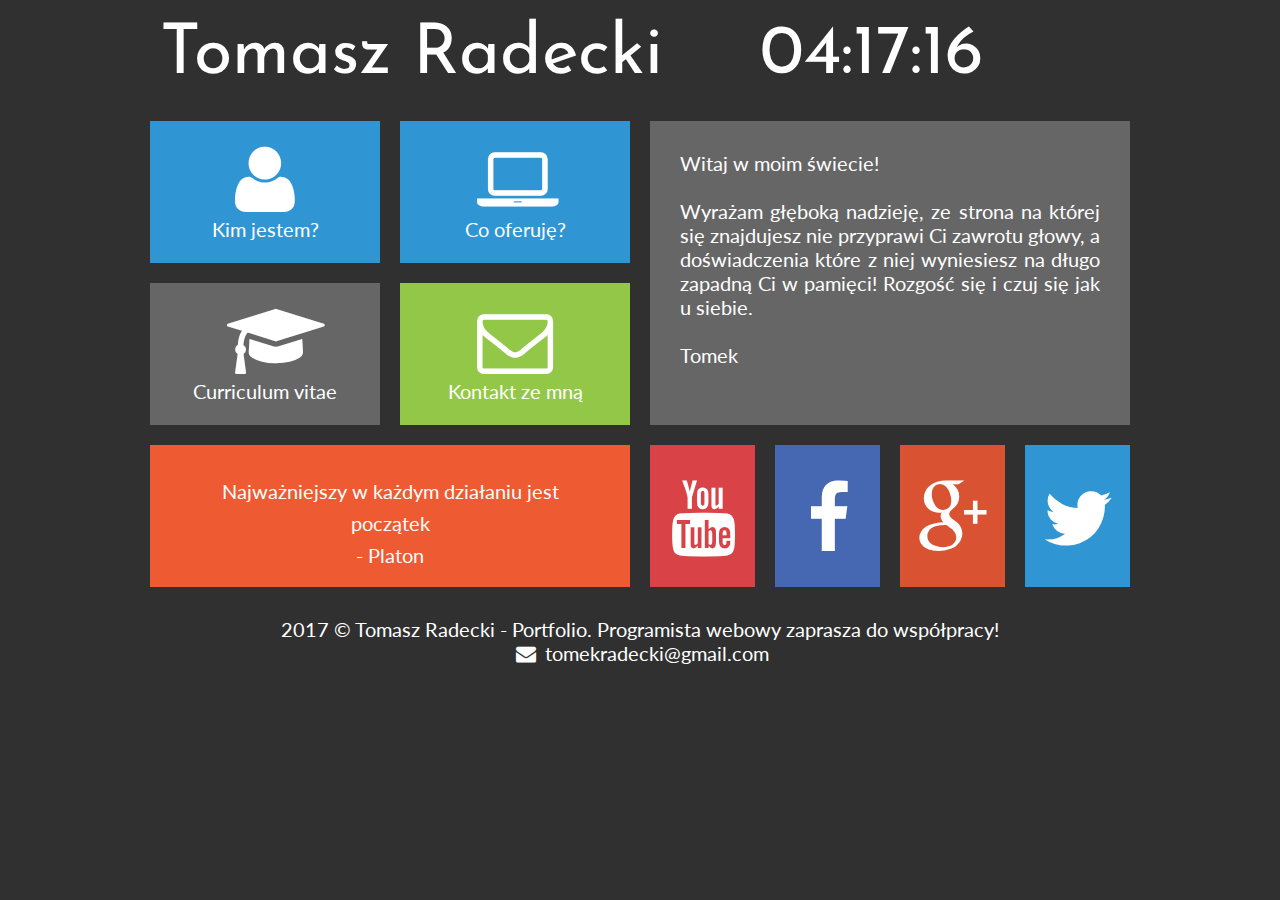
<file: index.html>
<!DOCTYPE HTML>
<html lang="pl">
<head>
	<meta charset="utf-8" />
	<meta http-equiv="X-UA-Compatible" content="IE=edge,chrome=1" />
	
	<title>Tomasz Radecki - Portfolio</title>
	
	<meta name="description" content="Stworzę dla Ciebie wyjątkową stronę www! Zatrudnij programistę webowego: PHP, JavaScript, HTML, CSS, MySQL, WordPress, Joomla, Drupal." />
	<meta name="keywords" content="zamów, stronę, tworzenie, www, programista, portfolio, php, javascript, html, css, WordPress, Joomla, Drupal" />
	
	<link rel="stylesheet" href="style.css" type="text/css" />
	<link rel="stylesheet" href="css/fontello.css" type="text/css" />
	<link href='http://fonts.googleapis.com/css?family=Lato|Josefin+Sans&subset=latin,latin-ext' rel='stylesheet' type='text/css'>
	
	<script src="timer.js"></script>
		
</head>

<body onload="odliczanie();">
	
	<div id="container">
	
		<div class="rectangle">
			<div id="logo"><a href="zatrudnij-programiste-webowego" class="tilelinkhtml5">Tomasz Radecki</a></div>
			<div id="zegar">12:00:00</div>
			<div style="clear: both;"></div>
		</div>
		
		<div class="square">
			<div class="tile1">
				<a href="kimjestem.html" class="tilelink"><i class="icon-user"></i><br />Kim jestem?</a>
			</div>
			<a href="oferta.html" class="tilelinkhtml5">
				<div class="tile1">
					<i class="icon-laptop"></i><br />Co oferuję?
				</div>
			</a>
			<div style="clear:both;"></div>
			
			<div class="tile2">
				<a href="cv.pdf" class="tilelink"><i class="icon-graduation-cap"></i><br />Curriculum vitae</a>
			</div>
			<div class="tile3">
				<a href="kontakt.html" class="tilelink"><i class="icon-mail"></i><br />Kontakt ze mną</a>
			</div>
			<div style="clear:both;"></div>
			
			<div class="tile4">
				Najważniejszy w każdym działaniu jest początek</i><br />- Platon
			</div>
		</div>
		<div class="square">
			<div class="tile5">
				Witaj w moim świecie!<br /><br />
				Wyrażam głęboką nadzieję, ze strona na której się znajdujesz nie przyprawi Ci zawrotu głowy, a doświadczenia które z niej wyniesiesz
				na długo zapadną Ci w pamięci! Rozgość się i czuj się jak u siebie. <br/> <br/> Tomek
			</div>
			<div class="yt">
				<a href="http://youtube.com" target="_blank" class="sociallink"><i class="icon-youtube"></i></a>
			</div>
			<div class="fb">
				<a href="http://facebook.com/tomasz.radecki.7" target="_blank" class="sociallink"><i class="icon-facebook"></i></a>
			</div>
			<div class="gplus">
				<a href="http://plus.google.com" target="_blank" class="sociallink"><i class="icon-gplus"></i></a>
			</div>
			<div class="tw">
				<a href="http://twitter.com" target="_blank" class="sociallink"><i class="icon-twitter"></i></a>			
			</div>
			<div style="clear:both;"></div>
		</div>
		<div style="clear: both;"></div>
		
		<div class="rectangle">2017 &copy; Tomasz Radecki - Portfolio. Programista webowy zaprasza do współpracy! <br/><i class="icon-mail-alt"></i> tomekradecki@gmail.com</div>
	
	</div>
	
</body>
</html>
</file>
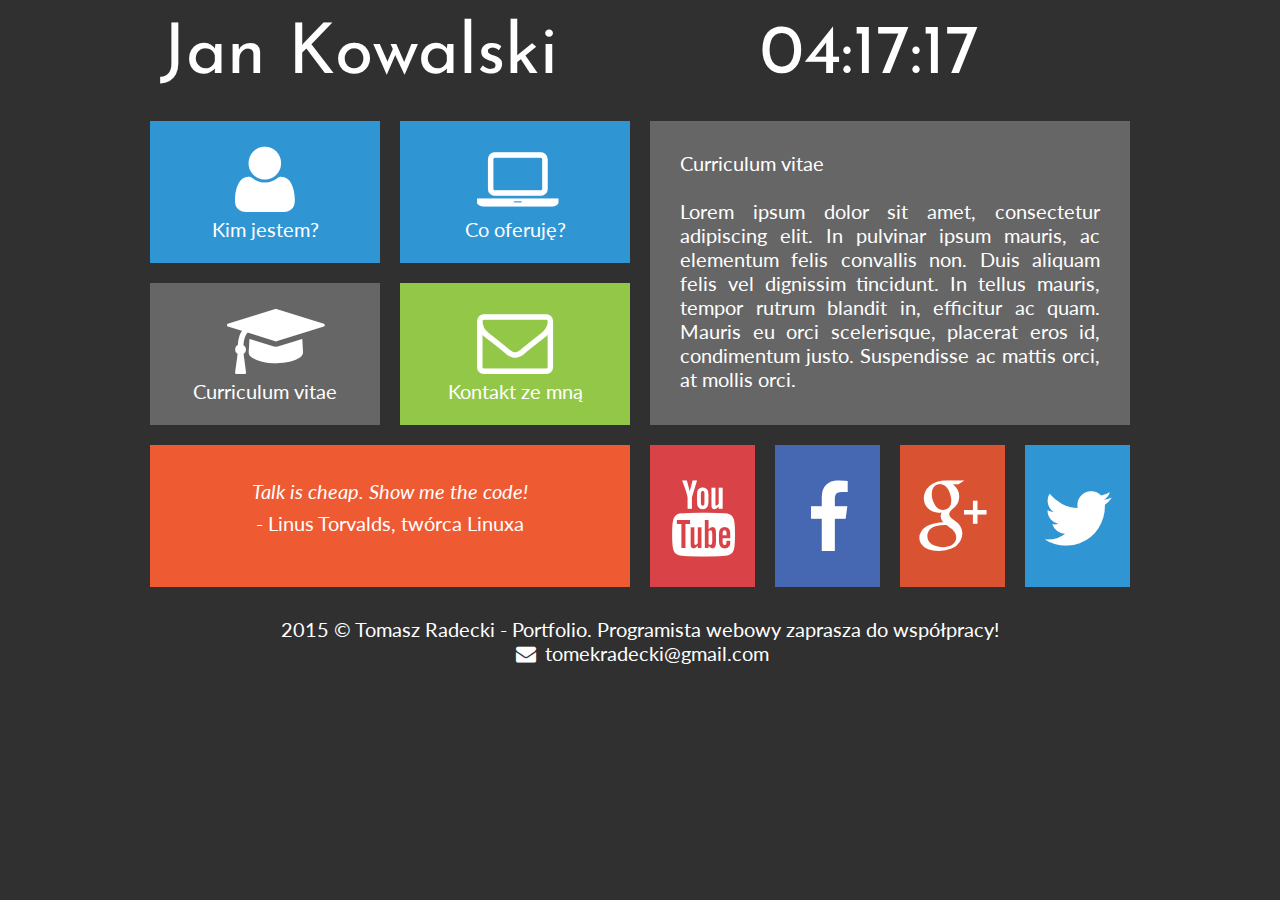
<file: cv.html>
<!DOCTYPE HTML>
<html lang="pl">
<head>
	<meta charset="utf-8" />
	<meta http-equiv="X-UA-Compatible" content="IE=edge,chrome=1" />
	
	<title>Tomasz Radecki - Portfolio</title>
	
	<meta name="description" content="Stworzę dla Ciebie wyjątkową stronę www! Zatrudnij programistę webowego: PHP, JavaScript, HTML, CSS, MySQL, WordPress, Joomla, Drupal." />
	<meta name="keywords" content="zamów, stronę, tworzenie, www, programista, portfolio, php, javascript, html, css, WordPress, Joomla, Drupal" />
	
	<link rel="stylesheet" href="style.css" type="text/css" />
	<link rel="stylesheet" href="css/fontello.css" type="text/css" />
	<link href='http://fonts.googleapis.com/css?family=Lato|Josefin+Sans&subset=latin,latin-ext' rel='stylesheet' type='text/css'>
	
	<script src="timer.js"></script>
		
</head>

<body onload="odliczanie();">
	
	<div id="container">
	
		<div class="rectangle">
			<div id="logo"><a href="zatrudnij-programiste-webowego" class="tilelinkhtml5">Jan Kowalski</a></div>
			<div id="zegar">12:00:00</div>
			<div style="clear: both;"></div>
		</div>
		
		<div class="square">
			<div class="tile1">
				<a href="kim-jestem" class="tilelink"><i class="icon-user"></i><br />Kim jestem?</a>
			</div>
			<a href="oferta-tworzenie-stron-www" class="tilelinkhtml5">
				<div class="tile1">
					<i class="icon-laptop"></i><br />Co oferuję?
				</div>
			</a>
			<div style="clear:both;"></div>
			
			<div class="tile2">
				<a href="cv-programista-php-javascript" class="tilelink"><i class="icon-graduation-cap"></i><br />Curriculum vitae</a>
			</div>
			<div class="tile3">
				<a href="kontakt-programista-php" class="tilelink"><i class="icon-mail"></i><br />Kontakt ze mną</a>
			</div>
			<div style="clear:both;"></div>
			
			<div class="tile4">
				<i>Talk is cheap. Show me the code!</i><br />- Linus Torvalds, twórca Linuxa
			</div>
		</div>
		<div class="square">
			<div class="tile5">
				Curriculum vitae<br /><br />
				Lorem ipsum dolor sit amet, consectetur adipiscing elit. In pulvinar ipsum mauris, ac elementum felis convallis non. Duis aliquam felis vel dignissim tincidunt. In tellus mauris, tempor rutrum blandit in, efficitur ac quam. Mauris eu orci scelerisque, placerat eros id, condimentum justo. Suspendisse ac mattis orci, at mollis orci. 
			</div>
			<div class="yt">
				<a href="http://youtube.com" target="_blank" class="sociallink"><i class="icon-youtube"></i></a>
			</div>
			<div class="fb">
				<a href="http://facebook.com" target="_blank" class="sociallink"><i class="icon-facebook"></i></a>
			</div>
			<div class="gplus">
				<a href="http://plus.google.com" target="_blank" class="sociallink"><i class="icon-gplus"></i></a>
			</div>
			<div class="tw">
				<a href="http://twitter.com" target="_blank" class="sociallink"><i class="icon-twitter"></i></a>			
			</div>
			<div style="clear:both;"></div>
		</div>
		<div style="clear: both;"></div>
		
		<div class="rectangle">2015 &copy; Tomasz Radecki - Portfolio. Programista webowy zaprasza do współpracy! <br/> <i class="icon-mail-alt"></i> tomekradecki@gmail.com</div>
	
	</div>
	
</body>
</html>
</file>
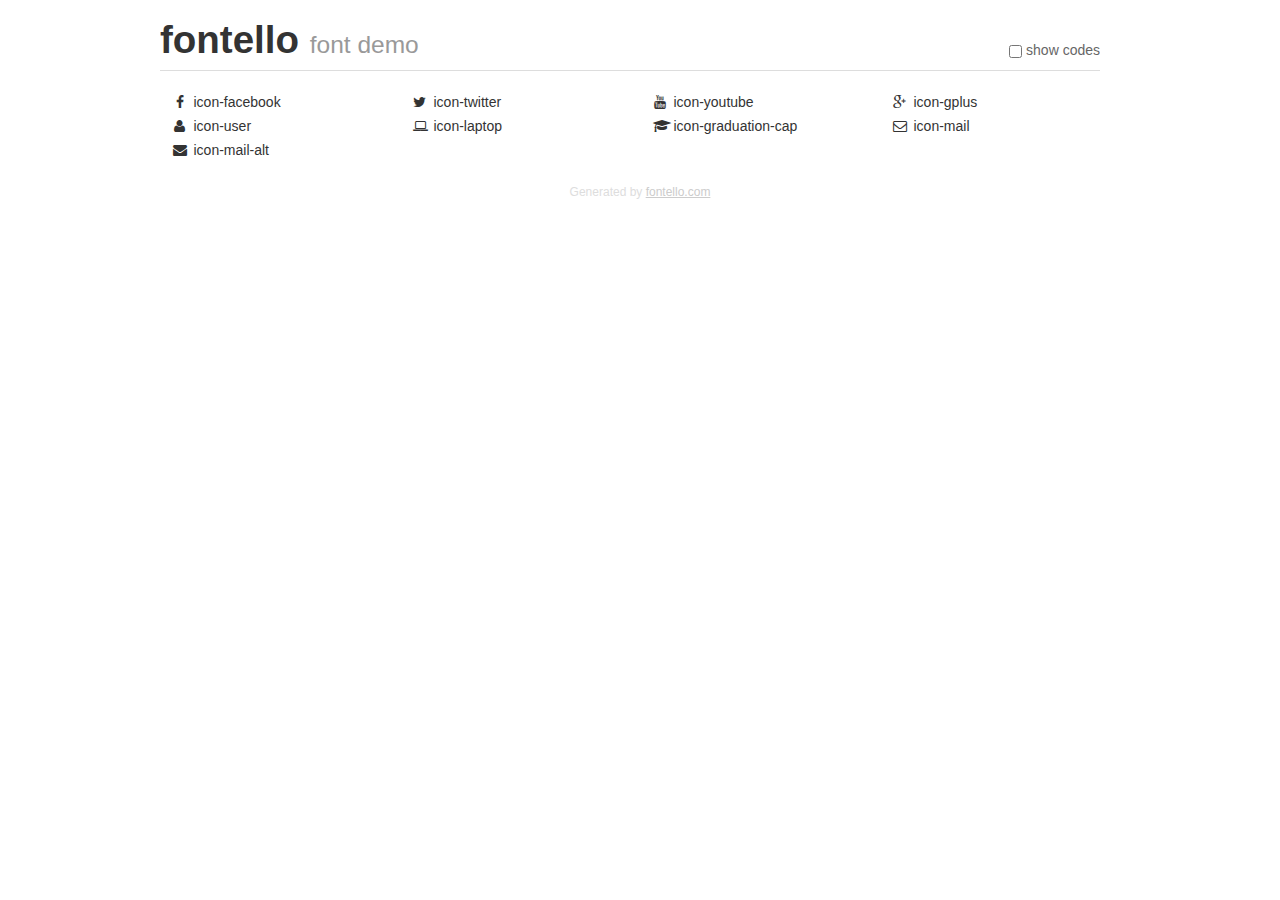
<file: demo.html>
<!DOCTYPE html>
<html>
  <head><!--[if lt IE 9]><script language="javascript" type="text/javascript" src="//html5shim.googlecode.com/svn/trunk/html5.js"></script><![endif]-->
    <meta charset="UTF-8"><style>/*
 * Bootstrap v2.2.1
 *
 * Copyright 2012 Twitter, Inc
 * Licensed under the Apache License v2.0
 * http://www.apache.org/licenses/LICENSE-2.0
 *
 * Designed and built with all the love in the world @twitter by @mdo and @fat.
 */
.clearfix {
  *zoom: 1;
}
.clearfix:before,
.clearfix:after {
  display: table;
  content: "";
  line-height: 0;
}
.clearfix:after {
  clear: both;
}
html {
  font-size: 100%;
  -webkit-text-size-adjust: 100%;
  -ms-text-size-adjust: 100%;
}
a:focus {
  outline: thin dotted #333;
  outline: 5px auto -webkit-focus-ring-color;
  outline-offset: -2px;
}
a:hover,
a:active {
  outline: 0;
}
button,
input,
select,
textarea {
  margin: 0;
  font-size: 100%;
  vertical-align: middle;
}
button,
input {
  *overflow: visible;
  line-height: normal;
}
button::-moz-focus-inner,
input::-moz-focus-inner {
  padding: 0;
  border: 0;
}
body {
  margin: 0;
  font-family: "Helvetica Neue", Helvetica, Arial, sans-serif;
  font-size: 14px;
  line-height: 20px;
  color: #333;
  background-color: #fff;
}
a {
  color: #08c;
  text-decoration: none;
}
a:hover {
  color: #005580;
  text-decoration: underline;
}
.row {
  margin-left: -20px;
  *zoom: 1;
}
.row:before,
.row:after {
  display: table;
  content: "";
  line-height: 0;
}
.row:after {
  clear: both;
}
[class*="span"] {
  float: left;
  min-height: 1px;
  margin-left: 20px;
}
.container,
.navbar-static-top .container,
.navbar-fixed-top .container,
.navbar-fixed-bottom .container {
  width: 940px;
}
.span12 {
  width: 940px;
}
.span11 {
  width: 860px;
}
.span10 {
  width: 780px;
}
.span9 {
  width: 700px;
}
.span8 {
  width: 620px;
}
.span7 {
  width: 540px;
}
.span6 {
  width: 460px;
}
.span5 {
  width: 380px;
}
.span4 {
  width: 300px;
}
.span3 {
  width: 220px;
}
.span2 {
  width: 140px;
}
.span1 {
  width: 60px;
}
[class*="span"].pull-right,
.row-fluid [class*="span"].pull-right {
  float: right;
}
.container {
  margin-right: auto;
  margin-left: auto;
  *zoom: 1;
}
.container:before,
.container:after {
  display: table;
  content: "";
  line-height: 0;
}
.container:after {
  clear: both;
}
p {
  margin: 0 0 10px;
}
.lead {
  margin-bottom: 20px;
  font-size: 21px;
  font-weight: 200;
  line-height: 30px;
}
small {
  font-size: 85%;
}
h1 {
  margin: 10px 0;
  font-family: inherit;
  font-weight: bold;
  line-height: 20px;
  color: inherit;
  text-rendering: optimizelegibility;
}
h1 small {
  font-weight: normal;
  line-height: 1;
  color: #999;
}
h1 {
  line-height: 40px;
}
h1 {
  font-size: 38.5px;
}
h1 small {
  font-size: 24.5px;
}
body {
  margin-top: 90px;
}
.header {
  position: fixed;
  top: 0;
  left: 50%;
  margin-left: -480px;
  background-color: #fff;
  border-bottom: 1px solid #ddd;
  padding-top: 10px;
  z-index: 10;
}
.footer {
  color: #ddd;
  font-size: 12px;
  text-align: center;
  margin-top: 20px;
}
.footer a {
  color: #ccc;
  text-decoration: underline;
}
.the-icons {
  font-size: 14px;
  line-height: 24px;
}
.switch {
  position: absolute;
  right: 0;
  bottom: 10px;
  color: #666;
}
.switch input {
  margin-right: 0.3em;
}
.codesOn .i-name {
  display: none;
}
.codesOn .i-code {
  display: inline;
}
.i-code {
  display: none;
}
@font-face {
      font-family: 'fontello';
      src: url('./font/fontello.eot?24308969');
      src: url('./font/fontello.eot?24308969#iefix') format('embedded-opentype'),
           url('./font/fontello.woff?24308969') format('woff'),
           url('./font/fontello.ttf?24308969') format('truetype'),
           url('./font/fontello.svg?24308969#fontello') format('svg');
      font-weight: normal;
      font-style: normal;
    }
     
     
    .demo-icon
    {
      font-family: "fontello";
      font-style: normal;
      font-weight: normal;
      speak: none;
     
      display: inline-block;
      text-decoration: inherit;
      width: 1em;
      margin-right: .2em;
      text-align: center;
      /* opacity: .8; */
     
      /* For safety - reset parent styles, that can break glyph codes*/
      font-variant: normal;
      text-transform: none;
     
      /* fix buttons height, for twitter bootstrap */
      line-height: 1em;
     
      /* Animation center compensation - margins should be symmetric */
      /* remove if not needed */
      margin-left: .2em;
     
      /* You can be more comfortable with increased icons size */
      /* font-size: 120%; */
     
      /* Font smoothing. That was taken from TWBS */
      -webkit-font-smoothing: antialiased;
      -moz-osx-font-smoothing: grayscale;
     
      /* Uncomment for 3D effect */
      /* text-shadow: 1px 1px 1px rgba(127, 127, 127, 0.3); */
    }
     </style>
    <link rel="stylesheet" href="css/animation.css"><!--[if IE 7]><link rel="stylesheet" href="css/fontello-ie7.css"><![endif]-->
    <script>
      function toggleCodes(on) {
        var obj = document.getElementById('icons');
        
        if (on) {
          obj.className += ' codesOn';
        } else {
          obj.className = obj.className.replace(' codesOn', '');
        }
      }
      
    </script>
  </head>
  <body>
    <div class="container header">
      <h1>
        fontello
         <small>font demo</small>
      </h1>
      <label class="switch">
        <input type="checkbox" onclick="toggleCodes(this.checked)">show codes
      </label>
    </div>
    <div id="icons" class="container">
      <div class="row">
        <div title="Code: 0xe800" class="the-icons span3"><i class="demo-icon icon-facebook">&#xe800;</i> <span class="i-name">icon-facebook</span><span class="i-code">0xe800</span></div>
        <div title="Code: 0xe801" class="the-icons span3"><i class="demo-icon icon-twitter">&#xe801;</i> <span class="i-name">icon-twitter</span><span class="i-code">0xe801</span></div>
        <div title="Code: 0xe802" class="the-icons span3"><i class="demo-icon icon-youtube">&#xe802;</i> <span class="i-name">icon-youtube</span><span class="i-code">0xe802</span></div>
        <div title="Code: 0xe803" class="the-icons span3"><i class="demo-icon icon-gplus">&#xe803;</i> <span class="i-name">icon-gplus</span><span class="i-code">0xe803</span></div>
      </div>
      <div class="row">
        <div title="Code: 0xe804" class="the-icons span3"><i class="demo-icon icon-user">&#xe804;</i> <span class="i-name">icon-user</span><span class="i-code">0xe804</span></div>
        <div title="Code: 0xe805" class="the-icons span3"><i class="demo-icon icon-laptop">&#xe805;</i> <span class="i-name">icon-laptop</span><span class="i-code">0xe805</span></div>
        <div title="Code: 0xe806" class="the-icons span3"><i class="demo-icon icon-graduation-cap">&#xe806;</i> <span class="i-name">icon-graduation-cap</span><span class="i-code">0xe806</span></div>
        <div title="Code: 0xe807" class="the-icons span3"><i class="demo-icon icon-mail">&#xe807;</i> <span class="i-name">icon-mail</span><span class="i-code">0xe807</span></div>
      </div>
      <div class="row">
        <div title="Code: 0xe808" class="the-icons span3"><i class="demo-icon icon-mail-alt">&#xe808;</i> <span class="i-name">icon-mail-alt</span><span class="i-code">0xe808</span></div>
      </div>
    </div>
    <div class="container footer">Generated by <a href="http://fontello.com">fontello.com</a></div>
  </body>
</html>
</file>
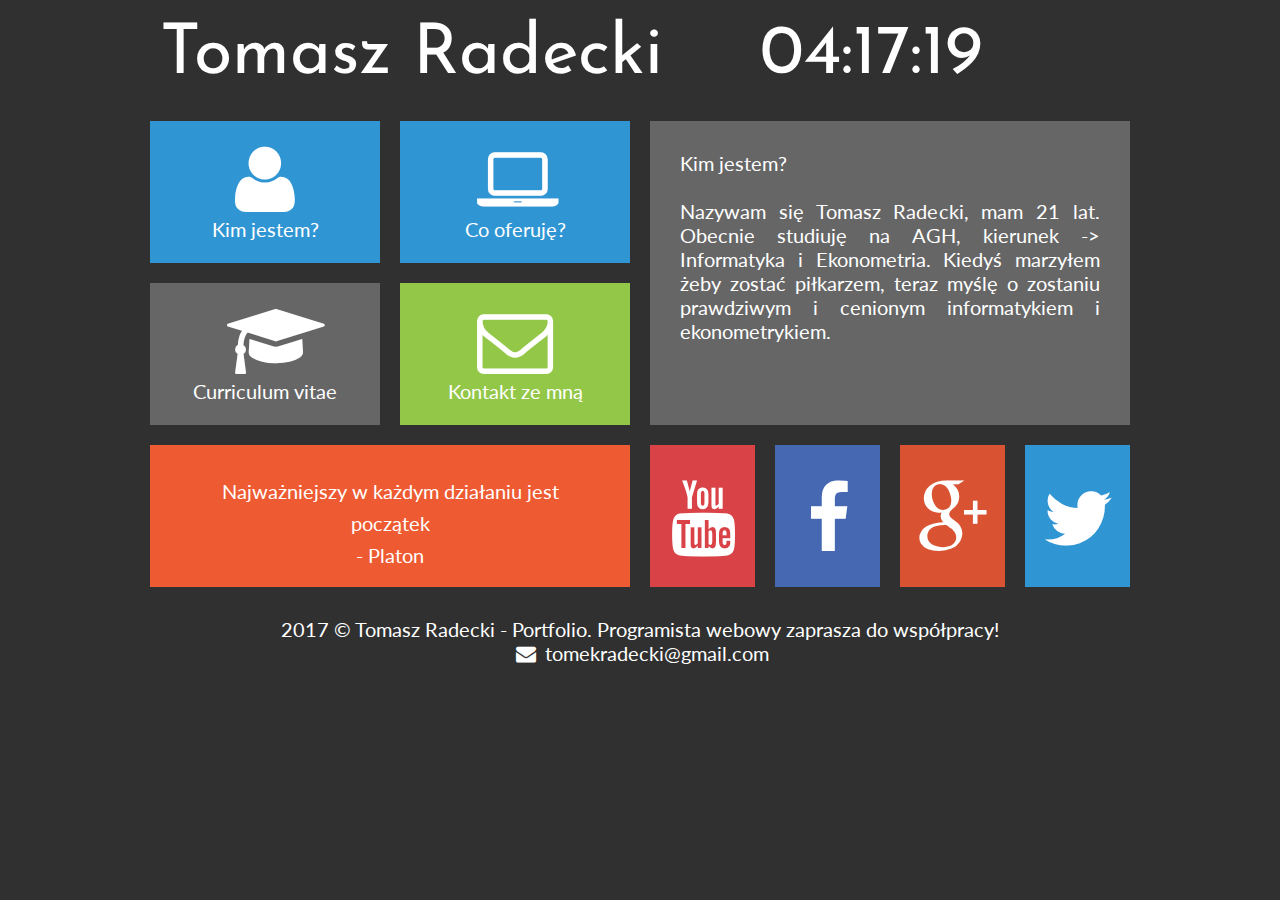
<file: kimjestem.html>
<!DOCTYPE HTML>
<html lang="pl">
<head>
	<meta charset="utf-8" />
	<meta http-equiv="X-UA-Compatible" content="IE=edge,chrome=1" />
	
	<title>Tomasz Radecki - Portfolio</title>
	
	<meta name="description" content="Stworzę dla Ciebie wyjątkową stronę www! Zatrudnij programistę webowego: PHP, JavaScript, HTML, CSS, MySQL, WordPress, Joomla, Drupal." />
	<meta name="keywords" content="zamów, stronę, tworzenie, www, programista, portfolio, php, javascript, html, css, WordPress, Joomla, Drupal" />
	
	<link rel="stylesheet" href="style.css" type="text/css" />
	<link rel="stylesheet" href="css/fontello.css" type="text/css" />
	<link href='http://fonts.googleapis.com/css?family=Lato|Josefin+Sans&subset=latin,latin-ext' rel='stylesheet' type='text/css'>
	
	<script src="timer.js"></script>
		
</head>

<body onload="odliczanie();">
	
	<div id="container">
	
		<div class="rectangle">
			<div id="logo"><a href="zatrudnij-programiste-webowego" class="tilelinkhtml5">Tomasz Radecki</a></div>
			<div id="zegar">12:00:00</div>
			<div style="clear: both;"></div>
		</div>
		
		<div class="square">
			<div class="tile1">
				<a href="kimjestem.html" class="tilelink"><i class="icon-user"></i><br />Kim jestem?</a>
			</div>
			<a href="oferta.html" class="tilelinkhtml5">
				<div class="tile1">
					<i class="icon-laptop"></i><br />Co oferuję?
				</div>
			</a>
			<div style="clear:both;"></div>
			
			<div class="tile2">
				<a href="cv.pdf" class="tilelink"><i class="icon-graduation-cap"></i><br />Curriculum vitae</a>
			</div>
			<div class="tile3">
				<a href="kontakt.html" class="tilelink"><i class="icon-mail"></i><br />Kontakt ze mną</a>
			</div>
			<div style="clear:both;"></div>
			
			<div class="tile4">
				Najważniejszy w każdym działaniu jest początek</i><br />- Platon
			</div>
		</div>
		<div class="square">
			<div class="tile5">
				Kim jestem?<br /><br />
				Nazywam się Tomasz Radecki, mam 21 lat. Obecnie studiuję na AGH, kierunek -> Informatyka i Ekonometria. Kiedyś marzyłem żeby zostać piłkarzem, teraz myślę o zostaniu prawdziwym i cenionym informatykiem i ekonometrykiem.
			</div>
			<div class="yt">
				<a href="http://youtube.com" target="_blank" class="sociallink"><i class="icon-youtube"></i></a>
			</div>
			<div class="fb">
				<a href="http://facebook.com/tomasz.radecki.7" target="_blank" class="sociallink"><i class="icon-facebook"></i></a>
			</div>
			<div class="gplus">
				<a href="http://plus.google.com" target="_blank" class="sociallink"><i class="icon-gplus"></i></a>
			</div>
			<div class="tw">
				<a href="http://twitter.com" target="_blank" class="sociallink"><i class="icon-twitter"></i></a>			
			</div>
			<div style="clear:both;"></div>
		</div>
		<div style="clear: both;"></div>
		
		<div class="rectangle">2017 &copy; Tomasz Radecki - Portfolio. Programista webowy zaprasza do współpracy! <br/><i class="icon-mail-alt"></i> tomekradecki@gmail.com</div>
	
	</div>
	
</body>
</html>
</file>
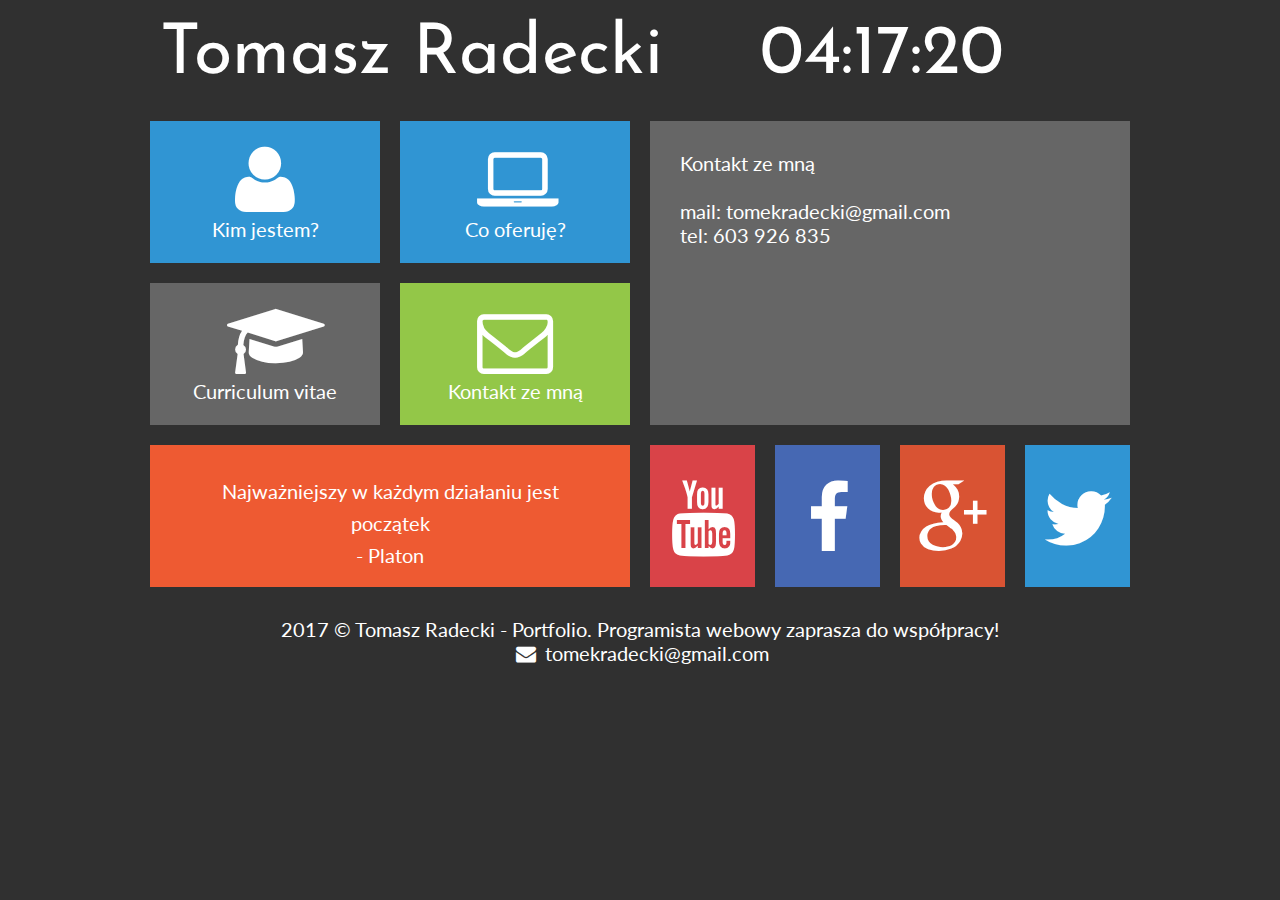
<file: kontakt.html>
<!DOCTYPE HTML>
<html lang="pl">
<head>
	<meta charset="utf-8" />
	<meta http-equiv="X-UA-Compatible" content="IE=edge,chrome=1" />
	
	<title>Tomasz Radecki - Portfolio</title>
	
	<meta name="description" content="Stworzę dla Ciebie wyjątkową stronę www! Zatrudnij programistę webowego: PHP, JavaScript, HTML, CSS, MySQL, WordPress, Joomla, Drupal." />
	<meta name="keywords" content="zamów, stronę, tworzenie, www, programista, portfolio, php, javascript, html, css, WordPress, Joomla, Drupal" />
	
	<link rel="stylesheet" href="style.css" type="text/css" />
	<link rel="stylesheet" href="css/fontello.css" type="text/css" />
	<link href='http://fonts.googleapis.com/css?family=Lato|Josefin+Sans&subset=latin,latin-ext' rel='stylesheet' type='text/css'>
	
	<script src="timer.js"></script>
		
</head>

<body onload="odliczanie();">
	
	<div id="container">
	
		<div class="rectangle">
			<div id="logo"><a href="zatrudnij-programiste-webowego" class="tilelinkhtml5">Tomasz Radecki</a></div>
			<div id="zegar">12:00:00</div>
			<div style="clear: both;"></div>
		</div>
		
		<div class="square">
			<div class="tile1">
				<a href="kimjestem.html" class="tilelink"><i class="icon-user"></i><br />Kim jestem?</a>
			</div>
			<a href="oferta.html" class="tilelinkhtml5">
				<div class="tile1">
					<i class="icon-laptop"></i><br />Co oferuję?
				</div>
			</a>
			<div style="clear:both;"></div>
			
			<div class="tile2">
				<a href="cv.pdf" class="tilelink"><i class="icon-graduation-cap"></i><br />Curriculum vitae</a>
			</div>
			<div class="tile3">
				<a href="kontakt.html" class="tilelink"><i class="icon-mail"></i><br />Kontakt ze mną</a>
			</div>
			<div style="clear:both;"></div>
			
			<div class="tile4">
				Najważniejszy w każdym działaniu jest początek</i><br />- Platon
			</div>
		</div>
		<div class="square">
			<div class="tile5">
				Kontakt ze mną<br /><br />
				mail: tomekradecki@gmail.com <br/>
				tel: 603 926 835
			</div>
			<div class="yt">
				<a href="http://youtube.com" target="_blank" class="sociallink"><i class="icon-youtube"></i></a>
			</div>
			<div class="fb">
				<a href="http://facebook.com/tomasz.radecki.7" target="_blank" class="sociallink"><i class="icon-facebook"></i></a>
			</div>
			<div class="gplus">
				<a href="http://plus.google.com" target="_blank" class="sociallink"><i class="icon-gplus"></i></a>
			</div>
			<div class="tw">
				<a href="http://twitter.com" target="_blank" class="sociallink"><i class="icon-twitter"></i></a>			
			</div>
			<div style="clear:both;"></div>
		</div>
		<div style="clear: both;"></div>
		
		<div class="rectangle">2017 &copy; Tomasz Radecki - Portfolio. Programista webowy zaprasza do współpracy! <br/><i class="icon-mail-alt"></i> tomekradecki@gmail.com</div>
	
	</div>
	
</body>
</html>
</file>
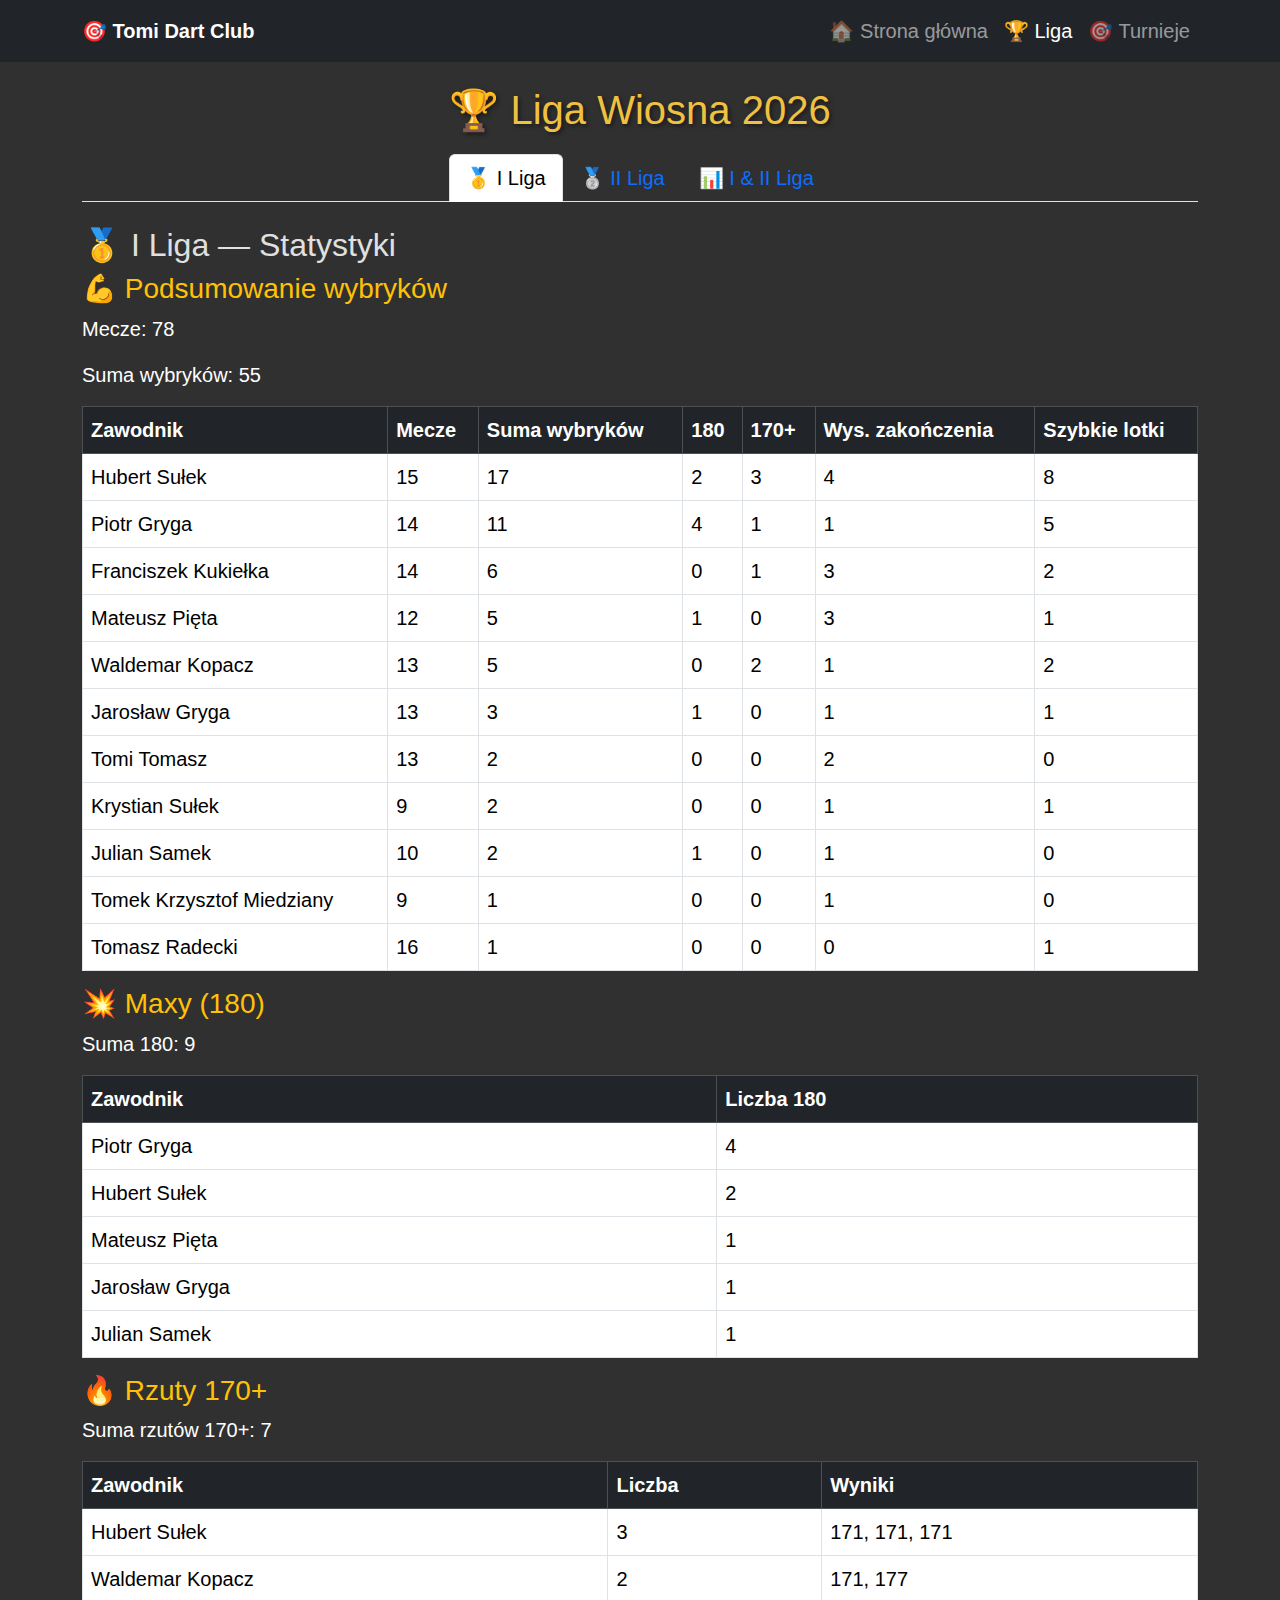
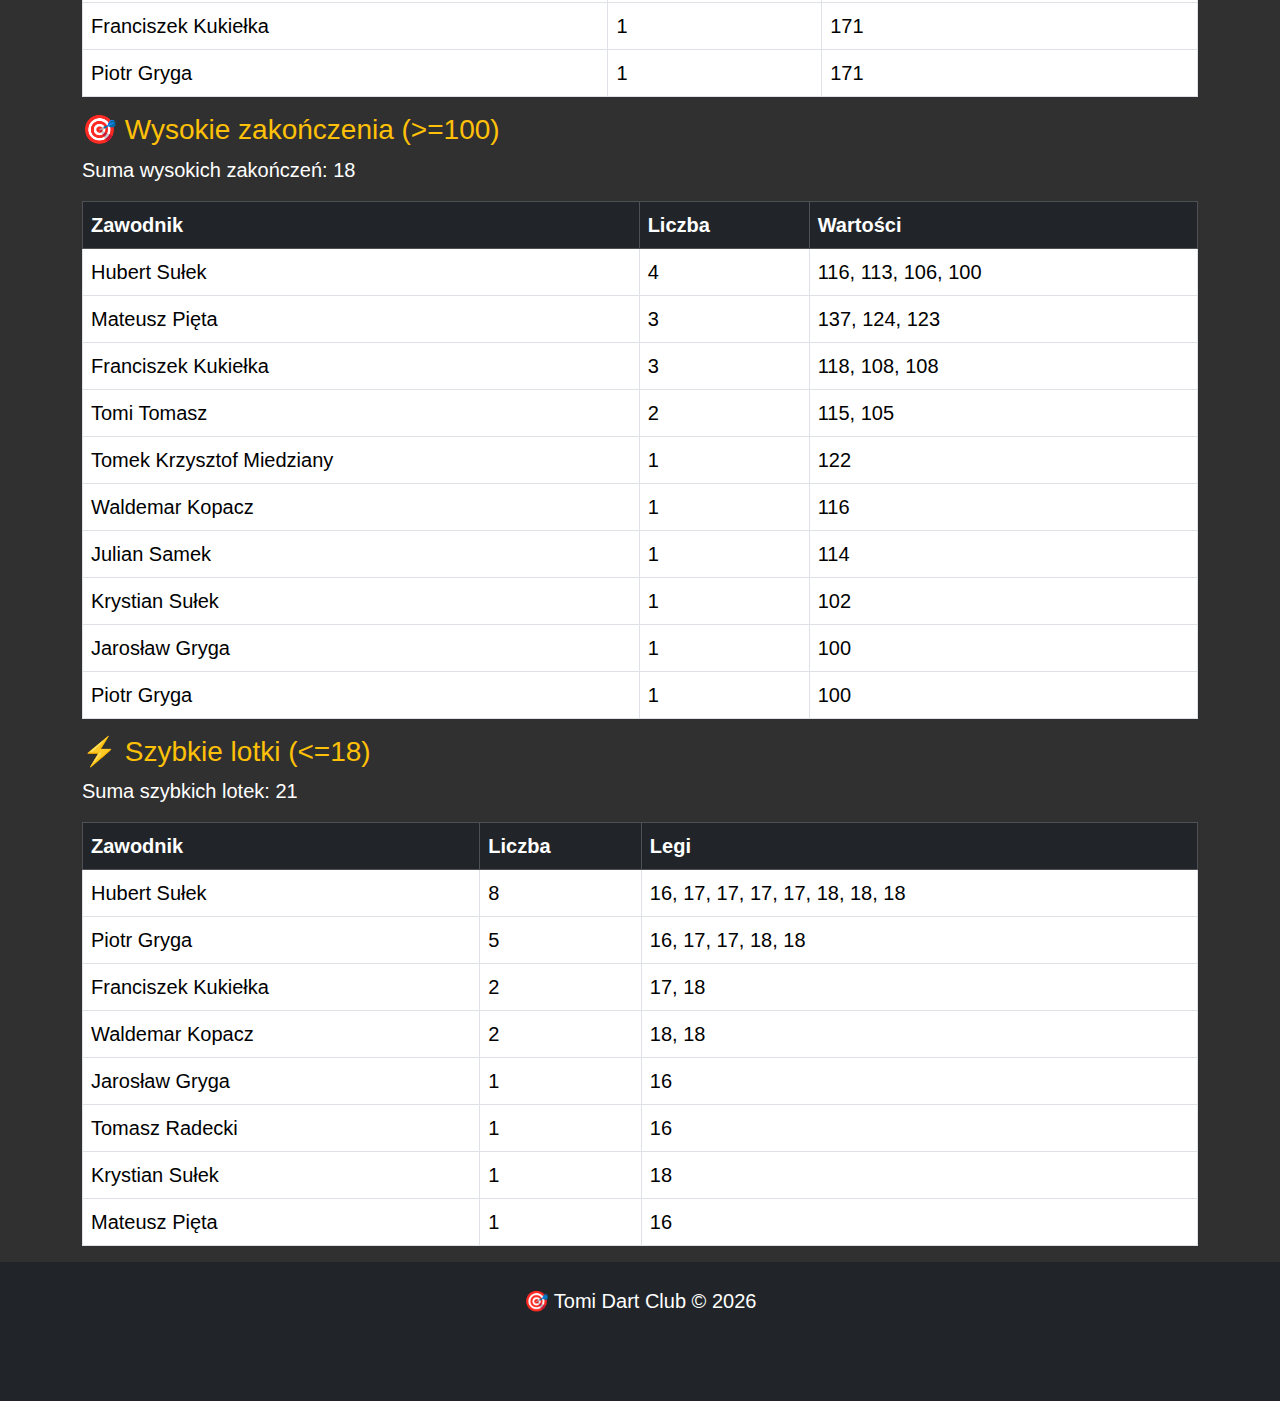
<file: liga.html>
<!DOCTYPE html>
<html lang="pl">
<head>
<meta charset="UTF-8">
<meta name="viewport" content="width=device-width, initial-scale=1.0">
<title>🏆 Liga — Tomi Dart Club</title>
<link href="https://cdn.jsdelivr.net/npm/bootstrap@5.3.2/dist/css/bootstrap.min.css" rel="stylesheet">
<link rel="stylesheet" href="style.css">
<style>
    .container h1 {
        color: #f0c040;
        text-shadow: 2px 2px 4px rgba(0,0,0,0.5);
        text-align: center;
        margin-bottom: 20px;
    }
    .container h2 {
        color: #e0e0e0;
    }
    .container h3 {
        color: #ffc107;
    }
</style>
</head>
<body>

<!-- NAWIGACJA -->
<nav class="navbar navbar-expand-lg navbar-dark bg-dark sticky-top">
    <div class="container">
        <a class="navbar-brand fw-bold" href="index.html">🎯 Tomi Dart Club</a>
        <button class="navbar-toggler" type="button" data-bs-toggle="collapse" data-bs-target="#mainNav">
            <span class="navbar-toggler-icon"></span>
        </button>
        <div class="collapse navbar-collapse" id="mainNav">
            <ul class="navbar-nav ms-auto">
                <li class="nav-item"><a class="nav-link" href="index.html">🏠 Strona główna</a></li>
                <li class="nav-item"><a class="nav-link active" href="liga.html">🏆 Liga</a></li>
                <li class="nav-item"><a class="nav-link" href="turnieje.html">🎯 Turnieje</a></li>
            </ul>
        </div>
    </div>
</nav>

<div class="container mt-4">
    <h1>🏆 Liga Wiosna 2026</h1>

    <ul class="nav nav-tabs justify-content-center mb-4" id="leagueTabs" role="tablist">
        <li class="nav-item" role="presentation">
            <button class="nav-link active" id="liga1-tab" data-bs-toggle="tab" data-bs-target="#liga1" type="button" role="tab">🥇 I Liga</button>
        </li>
        <li class="nav-item" role="presentation">
            <button class="nav-link" id="liga2-tab" data-bs-toggle="tab" data-bs-target="#liga2" type="button" role="tab">🥈 II Liga</button>
        </li>
        <li class="nav-item" role="presentation">
            <button class="nav-link" id="all-tab" data-bs-toggle="tab" data-bs-target="#all" type="button" role="tab">📊 I & II Liga</button>
        </li>
    </ul>

    <div class="tab-content" id="leagueTabContent">
        <div class="tab-pane fade show active" id="liga1" role="tabpanel">
            <h2>🥇 I Liga — Statystyki</h2>
            <div id="liga1-content"></div>
        </div>
        <div class="tab-pane fade" id="liga2" role="tabpanel">
            <h2>🥈 II Liga — Statystyki</h2>
            <div id="liga2-content"></div>
        </div>
        <div class="tab-pane fade" id="all" role="tabpanel">
            <h2>📊 I & II Liga — Łączne Statystyki</h2>
            <div id="all-content"></div>
        </div>
    </div>
</div>

<footer class="bg-dark text-white text-center py-4">
    <div class="container">
        <p class="mb-1">🎯 Tomi Dart Club © 2026</p>
        <p class="mb-1 text-muted small">tomidartclub.pl</p>
        <p class="mb-0 text-muted small">Autor strony: Tomasz Radecki</p>
    </div>
</footer>

<script src="https://cdn.jsdelivr.net/npm/bootstrap@5.3.2/dist/js/bootstrap.bundle.min.js"></script>
<script>
function makeSortable(tableId, rowsData, buildRow) {
    const headers = document.querySelectorAll(`#${tableId} th.sortable`);
    headers.forEach(th => {
        let asc = false;
        th.addEventListener('click', () => {
            headers.forEach(h => h.classList.remove('sorted-asc','sorted-desc'));
            const key = th.dataset.key;
            rowsData.sort((a,b) => {
                let va=a[key], vb=b[key];
                if(!isNaN(va) && !isNaN(vb)) return asc ? va - vb : vb - va;
                if(typeof va==='string') va=va.toLowerCase();
                if(typeof vb==='string') vb=vb.toLowerCase();
                if(va<vb) return asc?-1:1;
                if(va>vb) return asc?1:-1;
                return 0;
            });
            th.classList.add(asc?'sorted-asc':'sorted-desc');
            asc=!asc;
            buildRow();
        });
    });
}

function colorizeTop3(tbody, rows, buildFn) {
    tbody.innerHTML = '';
    rows.forEach((r,i) => {
        const tr = document.createElement('tr');
        if(i===0) tr.classList.add('first-place');
        else if(i===1) tr.classList.add('second-place');
        else if(i===2) tr.classList.add('third-place');
        tr.innerHTML = buildFn(r);
        tbody.appendChild(tr);
    });
}

function buildLeagueHTML(prefix, containerId) {
    const container = document.getElementById(containerId);
    container.innerHTML = `
        <h3>💪 Podsumowanie wybryków</h3>
        <p id="${prefix}-all-matches" class="summary"></p>
        <p id="${prefix}-all-tricks" class="summary"></p>
        <div class="table-container">
            <table class="table table-bordered table-hover" id="${prefix}-tricks-table">
                <thead class="table-dark"><tr>
                    <th data-key="player" class="sortable">Zawodnik</th>
                    <th data-key="matches" class="sortable">Mecze</th>
                    <th data-key="total" class="sortable">Suma wybryków</th>
                    <th data-key="max" class="sortable">180</th>
                    <th data-key="score170" class="sortable">170+</th>
                    <th data-key="high" class="sortable">Wys. zakończenia</th>
                    <th data-key="fast" class="sortable">Szybkie lotki</th>
                </tr></thead>
                <tbody id="${prefix}-tricks-body"></tbody>
            </table>
        </div>
        <h3>💥 Maxy (180)</h3>
        <p id="${prefix}-max-sum" class="summary"></p>
        <div class="table-container">
            <table class="table table-bordered table-hover" id="${prefix}-max-table">
                <thead class="table-dark"><tr>
                    <th data-key="player" class="sortable">Zawodnik</th>
                    <th data-key="count" class="sortable">Liczba 180</th>
                </tr></thead>
                <tbody id="${prefix}-max-body"></tbody>
            </table>
        </div>
        <h3>🔥 Rzuty 170+</h3>
        <p id="${prefix}-scores-sum" class="summary"></p>
        <div class="table-container">
            <table class="table table-bordered table-hover" id="${prefix}-scores-table">
                <thead class="table-dark"><tr>
                    <th data-key="player" class="sortable">Zawodnik</th>
                    <th data-key="count" class="sortable">Liczba</th>
                    <th data-key="values">Wyniki</th>
                </tr></thead>
                <tbody id="${prefix}-scores-body"></tbody>
            </table>
        </div>
        <h3>🎯 Wysokie zakończenia (>=100)</h3>
        <p id="${prefix}-high-sum" class="summary"></p>
        <div class="table-container">
            <table class="table table-bordered table-hover" id="${prefix}-high-table">
                <thead class="table-dark"><tr>
                    <th data-key="player" class="sortable">Zawodnik</th>
                    <th data-key="count" class="sortable">Liczba</th>
                    <th data-key="values">Wartości</th>
                </tr></thead>
                <tbody id="${prefix}-high-body"></tbody>
            </table>
        </div>
        <h3>⚡ Szybkie lotki (<=18)</h3>
        <p id="${prefix}-fast-sum" class="summary"></p>
        <div class="table-container">
            <table class="table table-bordered table-hover" id="${prefix}-fast-table">
                <thead class="table-dark"><tr>
                    <th data-key="player" class="sortable">Zawodnik</th>
                    <th data-key="count" class="sortable">Liczba</th>
                    <th data-key="values">Legi</th>
                </tr></thead>
                <tbody id="${prefix}-fast-body"></tbody>
            </table>
        </div>
    `;
}

function loadLeague(prefix, containerId) {
    buildLeagueHTML(prefix, containerId);

    return Promise.all([
        fetch(`output/${prefix}/${prefix}_max.json`).then(r=>r.json()),
        fetch(`output/${prefix}/${prefix}_high_finishes.json`).then(r=>r.json()),
        fetch(`output/${prefix}/${prefix}_fast_legs.json`).then(r=>r.json()),
        fetch(`output/${prefix}/${prefix}_high_scores.json`).then(r=>r.json())
    ]).then(([maxData, highData, fastData, scoresData]) => {
        const maxStats={}, highStats={}, fastStats={}, scoresStats={};
        const allMatches=new Map();
        const allMatchIDs=new Set();
        let totalMax=0, totalHigh=0, totalFast=0, totalScores=0;

        // MAXY
        maxData.forEach(m => {
            allMatchIDs.add(m.tmid);
            for(const [p,list] of Object.entries(m.maxes||{})) {
                if(!maxStats[p]) maxStats[p]=[];
                maxStats[p].push(...list); totalMax+=list.length;
                if(!allMatches.has(p)) allMatches.set(p,new Set());
                allMatches.get(p).add(m.tmid);
            }
        });

        // HIGH FINISHES
        highData.forEach(m => {
            allMatchIDs.add(m.tmid);
            for(const [p,list] of Object.entries(m.high_finishes||{})) {
                if(!highStats[p]) highStats[p]=[];
                highStats[p].push(...list); totalHigh+=list.length;
                if(!allMatches.has(p)) allMatches.set(p,new Set());
                allMatches.get(p).add(m.tmid);
            }
        });

        // FAST LEGS
        fastData.forEach(m => {
            allMatchIDs.add(m.tmid);
            for(const [p,list] of Object.entries(m.fast_legs||{})) {
                if(!fastStats[p]) fastStats[p]=[];
                fastStats[p].push(...list); totalFast+=list.length;
                if(!allMatches.has(p)) allMatches.set(p,new Set());
                allMatches.get(p).add(m.tmid);
            }
        });

        // HIGH SCORES
        scoresData.forEach(m => {
            allMatchIDs.add(m.tmid);
            for(const [p,list] of Object.entries(m.scores||{})) {
                if(!scoresStats[p]) scoresStats[p]=[];
                const filtered=list.filter(v=>v>=170&&v<180);
                scoresStats[p].push(...filtered); totalScores+=filtered.length;
                if(!allMatches.has(p)) allMatches.set(p,new Set());
                allMatches.get(p).add(m.tmid);
            }
        });

        // Tabele
        const maxRows=Object.entries(maxStats).filter(([_,v])=>v.length>0).map(([p,v])=>({player:p,count:v.length})).sort((a,b)=>b.count-a.count);
        const maxBody=document.getElementById(`${prefix}-max-body`);
        const buildMax=r=>`<td>${r.player}</td><td>${r.count}</td>`;
        colorizeTop3(maxBody,maxRows,buildMax);
        makeSortable(`${prefix}-max-table`,maxRows,()=>colorizeTop3(maxBody,maxRows,buildMax));
        document.getElementById(`${prefix}-max-sum`).textContent=`Suma 180: ${totalMax}`;

        const highRows=Object.entries(highStats).filter(([_,v])=>v.length>0).map(([p,v])=>({player:p,count:v.length,maxValue:Math.max(...v),values:v.sort((a,b)=>b-a).join(', ')})).sort((a,b)=>b.count-a.count || b.maxValue-a.maxValue);
        const highBody=document.getElementById(`${prefix}-high-body`);
        const buildHigh=r=>`<td>${r.player}</td><td>${r.count}</td><td>${r.values}</td>`;
        colorizeTop3(highBody,highRows,buildHigh);
        makeSortable(`${prefix}-high-table`,highRows,()=>colorizeTop3(highBody,highRows,buildHigh));
        document.getElementById(`${prefix}-high-sum`).textContent=`Suma wysokich zakończeń: ${totalHigh}`;

        const fastRows=Object.entries(fastStats).filter(([_,v])=>v.length>0).map(([p,v])=>({player:p,count:v.length,values:v.sort((a,b)=>a-b).join(', ')})).sort((a,b)=>b.count-a.count);
        const fastBody=document.getElementById(`${prefix}-fast-body`);
        const buildFast=r=>`<td>${r.player}</td><td>${r.count}</td><td>${r.values}</td>`;
        colorizeTop3(fastBody,fastRows,buildFast);
        makeSortable(`${prefix}-fast-table`,fastRows,()=>colorizeTop3(fastBody,fastRows,buildFast));
        document.getElementById(`${prefix}-fast-sum`).textContent=`Suma szybkich lotek: ${totalFast}`;

        const scoreRows=Object.entries(scoresStats).filter(([_,v])=>v.length>0).map(([p,v])=>({player:p,count:v.length,values:v.sort((a,b)=>a-b).join(', ')})).sort((a,b)=>b.count-a.count);
        const scoreBody=document.getElementById(`${prefix}-scores-body`);
        const buildScore=r=>`<td>${r.player}</td><td>${r.count}</td><td>${r.values}</td>`;
        colorizeTop3(scoreBody,scoreRows,buildScore);
        makeSortable(`${prefix}-scores-table`,scoreRows,()=>colorizeTop3(scoreBody,scoreRows,buildScore));
        document.getElementById(`${prefix}-scores-sum`).textContent=`Suma rzutów 170+: ${totalScores}`;

        // Wybryki
        const allPlayers=new Set([...Object.keys(maxStats),...Object.keys(highStats),...Object.keys(fastStats),...Object.keys(scoresStats)]);
        const tricksRows=[];
        allPlayers.forEach(p=>{
            const max=maxStats[p]?.length||0, score170=scoresStats[p]?.length||0, high=highStats[p]?.length||0, fast=fastStats[p]?.length||0;
            const total=max+score170+high+fast;
            if(total>0) tricksRows.push({player:p,matches:allMatches.get(p)?.size||0,total,max,score170,high,fast});
        });
        tricksRows.sort((a,b)=>b.total-a.total);
        const tricksBody=document.getElementById(`${prefix}-tricks-body`);
        const buildTrick=r=>`<td>${r.player}</td><td>${r.matches}</td><td>${r.total}</td><td>${r.max}</td><td>${r.score170}</td><td>${r.high}</td><td>${r.fast}</td>`;
        colorizeTop3(tricksBody,tricksRows,buildTrick);
        makeSortable(`${prefix}-tricks-table`,tricksRows,()=>colorizeTop3(tricksBody,tricksRows,buildTrick));
        document.getElementById(`${prefix}-all-matches`).textContent=`Mecze: ${allMatchIDs.size}`;
        document.getElementById(`${prefix}-all-tricks`).textContent=`Suma wybryków: ${tricksRows.reduce((a,b)=>a+b.total,0)}`;

        return { maxStats, highStats, fastStats, scoresStats, allMatches, allMatchIDs };
    });
}

// Ładuj I & II Liga
Promise.all([
    loadLeague('liga1', 'liga1-content'),
    loadLeague('liga2', 'liga2-content')
]).then(([data1, data2]) => {
    // I & II Liga — łączne statystyki
    buildLeagueHTML('all', 'all-content');

    const mergedMax={}, mergedHigh={}, mergedFast={}, mergedScores={};
    const mergedMatches=new Map();
    const mergedMatchIDs=new Set();

    function mergeStats(source, target) {
        for(const [p,vals] of Object.entries(source)) {
            if(!target[p]) target[p]=[];
            target[p].push(...vals);
        }
    }
    function mergeMatches(source) {
        source.forEach((matchSet, player) => {
            if(!mergedMatches.has(player)) mergedMatches.set(player, new Set());
            matchSet.forEach(id => { mergedMatches.get(player).add(id); mergedMatchIDs.add(id); });
        });
    }

    [data1, data2].forEach(d => {
        mergeStats(d.maxStats, mergedMax);
        mergeStats(d.highStats, mergedHigh);
        mergeStats(d.fastStats, mergedFast);
        mergeStats(d.scoresStats, mergedScores);
        mergeMatches(d.allMatches);
        d.allMatchIDs.forEach(id => mergedMatchIDs.add(id));
    });

    // Renderuj tabele "all" tak samo jak pojedynczą ligę
    let totalMax=0, totalHigh=0, totalFast=0, totalScores=0;
    Object.values(mergedMax).forEach(v=>totalMax+=v.length);
    Object.values(mergedHigh).forEach(v=>totalHigh+=v.length);
    Object.values(mergedFast).forEach(v=>totalFast+=v.length);
    Object.values(mergedScores).forEach(v=>totalScores+=v.length);

    const p = 'all';

    const maxRows=Object.entries(mergedMax).filter(([_,v])=>v.length>0).map(([pl,v])=>({player:pl,count:v.length})).sort((a,b)=>b.count-a.count);
    const maxBody=document.getElementById(`${p}-max-body`);
    const buildMax=r=>`<td>${r.player}</td><td>${r.count}</td>`;
    colorizeTop3(maxBody,maxRows,buildMax);
    makeSortable(`${p}-max-table`,maxRows,()=>colorizeTop3(maxBody,maxRows,buildMax));
    document.getElementById(`${p}-max-sum`).textContent=`Suma 180: ${totalMax}`;

    const highRows=Object.entries(mergedHigh).filter(([_,v])=>v.length>0).map(([pl,v])=>({player:pl,count:v.length,maxValue:Math.max(...v),values:v.sort((a,b)=>b-a).join(', ')})).sort((a,b)=>b.count-a.count || b.maxValue-a.maxValue);
    const highBody=document.getElementById(`${p}-high-body`);
    const buildHigh=r=>`<td>${r.player}</td><td>${r.count}</td><td>${r.values}</td>`;
    colorizeTop3(highBody,highRows,buildHigh);
    makeSortable(`${p}-high-table`,highRows,()=>colorizeTop3(highBody,highRows,buildHigh));
    document.getElementById(`${p}-high-sum`).textContent=`Suma wysokich zakończeń: ${totalHigh}`;

    const fastRows=Object.entries(mergedFast).filter(([_,v])=>v.length>0).map(([pl,v])=>({player:pl,count:v.length,values:v.sort((a,b)=>a-b).join(', ')})).sort((a,b)=>b.count-a.count);
    const fastBody=document.getElementById(`${p}-fast-body`);
    const buildFast=r=>`<td>${r.player}</td><td>${r.count}</td><td>${r.values}</td>`;
    colorizeTop3(fastBody,fastRows,buildFast);
    makeSortable(`${p}-fast-table`,fastRows,()=>colorizeTop3(fastBody,fastRows,buildFast));
    document.getElementById(`${p}-fast-sum`).textContent=`Suma szybkich lotek: ${totalFast}`;

    const scoreRows=Object.entries(mergedScores).filter(([_,v])=>v.length>0).map(([pl,v])=>({player:pl,count:v.length,values:v.sort((a,b)=>a-b).join(', ')})).sort((a,b)=>b.count-a.count);
    const scoreBody=document.getElementById(`${p}-scores-body`);
    const buildScore=r=>`<td>${r.player}</td><td>${r.count}</td><td>${r.values}</td>`;
    colorizeTop3(scoreBody,scoreRows,buildScore);
    makeSortable(`${p}-scores-table`,scoreRows,()=>colorizeTop3(scoreBody,scoreRows,buildScore));
    document.getElementById(`${p}-scores-sum`).textContent=`Suma rzutów 170+: ${totalScores}`;

    const allPlayers=new Set([...Object.keys(mergedMax),...Object.keys(mergedHigh),...Object.keys(mergedFast),...Object.keys(mergedScores)]);
    const tricksRows=[];
    allPlayers.forEach(pl=>{
        const max=mergedMax[pl]?.length||0,score170=mergedScores[pl]?.length||0,high=mergedHigh[pl]?.length||0,fast=mergedFast[pl]?.length||0;
        const total=max+score170+high+fast;
        if(total>0) tricksRows.push({player:pl,matches:mergedMatches.get(pl)?.size||0,total,max,score170,high,fast});
    });
    tricksRows.sort((a,b)=>b.total-a.total);
    const tricksBody=document.getElementById(`${p}-tricks-body`);
    const buildTrick=r=>`<td>${r.player}</td><td>${r.matches}</td><td>${r.total}</td><td>${r.max}</td><td>${r.score170}</td><td>${r.high}</td><td>${r.fast}</td>`;
    colorizeTop3(tricksBody,tricksRows,buildTrick);
    makeSortable(`${p}-tricks-table`,tricksRows,()=>colorizeTop3(tricksBody,tricksRows,buildTrick));
    document.getElementById(`${p}-all-matches`).textContent=`Mecze (I & II Liga): ${mergedMatchIDs.size}`;
    document.getElementById(`${p}-all-tricks`).textContent=`Suma wybryków: ${tricksRows.reduce((a,b)=>a+b.total,0)}`;

}).catch(err => console.error('Błąd:', err));
</script>
</body>
</html>
</file>
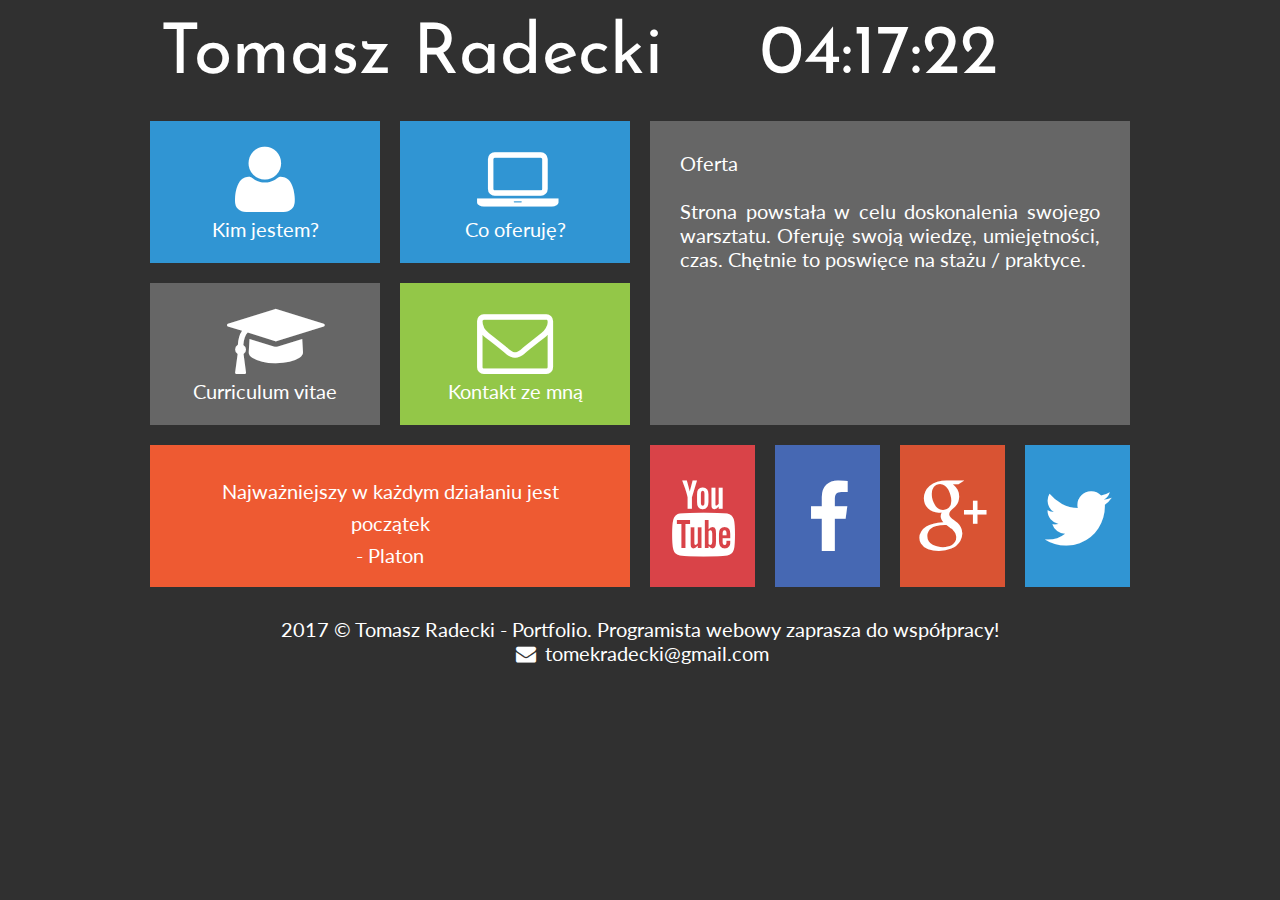
<file: oferta.html>
<!DOCTYPE HTML>
<html lang="pl">
<head>
	<meta charset="utf-8" />
	<meta http-equiv="X-UA-Compatible" content="IE=edge,chrome=1" />
	
	<title>Tomasz Radecki - porfolio</title>
	
	<meta name="description" content="Stworzę dla Ciebie wyjątkową stronę www! Zatrudnij programistę webowego: PHP, JavaScript, HTML, CSS, MySQL, WordPress, Joomla, Drupal." />
	<meta name="keywords" content="zamów, stronę, tworzenie, www, programista, portfolio, php, javascript, html, css, WordPress, Joomla, Drupal" />
	
	<link rel="stylesheet" href="style.css" type="text/css" />
	<link rel="stylesheet" href="css/fontello.css" type="text/css" />
	<link href='http://fonts.googleapis.com/css?family=Lato|Josefin+Sans&subset=latin,latin-ext' rel='stylesheet' type='text/css'>
	
	<script src="timer.js"></script>
		
</head>

<body onload="odliczanie();">
	
	<div id="container">
	
		<div class="rectangle">
			<div id="logo"><a href="zatrudnij-programiste-webowego" class="tilelinkhtml5">Tomasz Radecki</a></div>
			<div id="zegar">12:00:00</div>
			<div style="clear: both;"></div>
		</div>
		
		<div class="square">
			<div class="tile1">
				<a href="kimjestem.html" class="tilelink"><i class="icon-user"></i><br />Kim jestem?</a>
			</div>
			<a href="oferta.html" class="tilelinkhtml5">
				<div class="tile1">
					<i class="icon-laptop"></i><br />Co oferuję?
				</div>
			</a>
			<div style="clear:both;"></div>
			
			<div class="tile2">
				<a href="cv.pdf" class="tilelink"><i class="icon-graduation-cap"></i><br />Curriculum vitae</a>
			</div>
			<div class="tile3">
				<a href="kontakt.html" class="tilelink"><i class="icon-mail"></i><br />Kontakt ze mną</a>
			</div>
			<div style="clear:both;"></div>
			
			<div class="tile4">
				Najważniejszy w każdym działaniu jest początek</i><br />- Platon
			</div>
		</div>
		<div class="square">
			<div class="tile5">
				Oferta <br /><br />
				Strona powstała w celu doskonalenia swojego warsztatu. Oferuję swoją wiedzę, umiejętności, czas. Chętnie to poswięce na stażu / praktyce.
			</div>
			<div class="yt">
				<a href="http://youtube.com" target="_blank" class="sociallink"><i class="icon-youtube"></i></a>
			</div>
			<div class="fb">
				<a href="http://facebook.com/tomasz.radecki.7" target="_blank" class="sociallink"><i class="icon-facebook"></i></a>
			</div>
			<div class="gplus">
				<a href="http://plus.google.com" target="_blank" class="sociallink"><i class="icon-gplus"></i></a>
			</div>
			<div class="tw">
				<a href="http://twitter.com" target="_blank" class="sociallink"><i class="icon-twitter"></i></a>			
			</div>
			<div style="clear:both;"></div>
		</div>
		<div style="clear: both;"></div>
		
		<div class="rectangle">2017 &copy; Tomasz Radecki - Portfolio. Programista webowy zaprasza do współpracy! <br/> <i class="icon-mail-alt"></i> tomekradecki@gmail.com</div>
	
	</div>
	
</body>
</html>
</file>
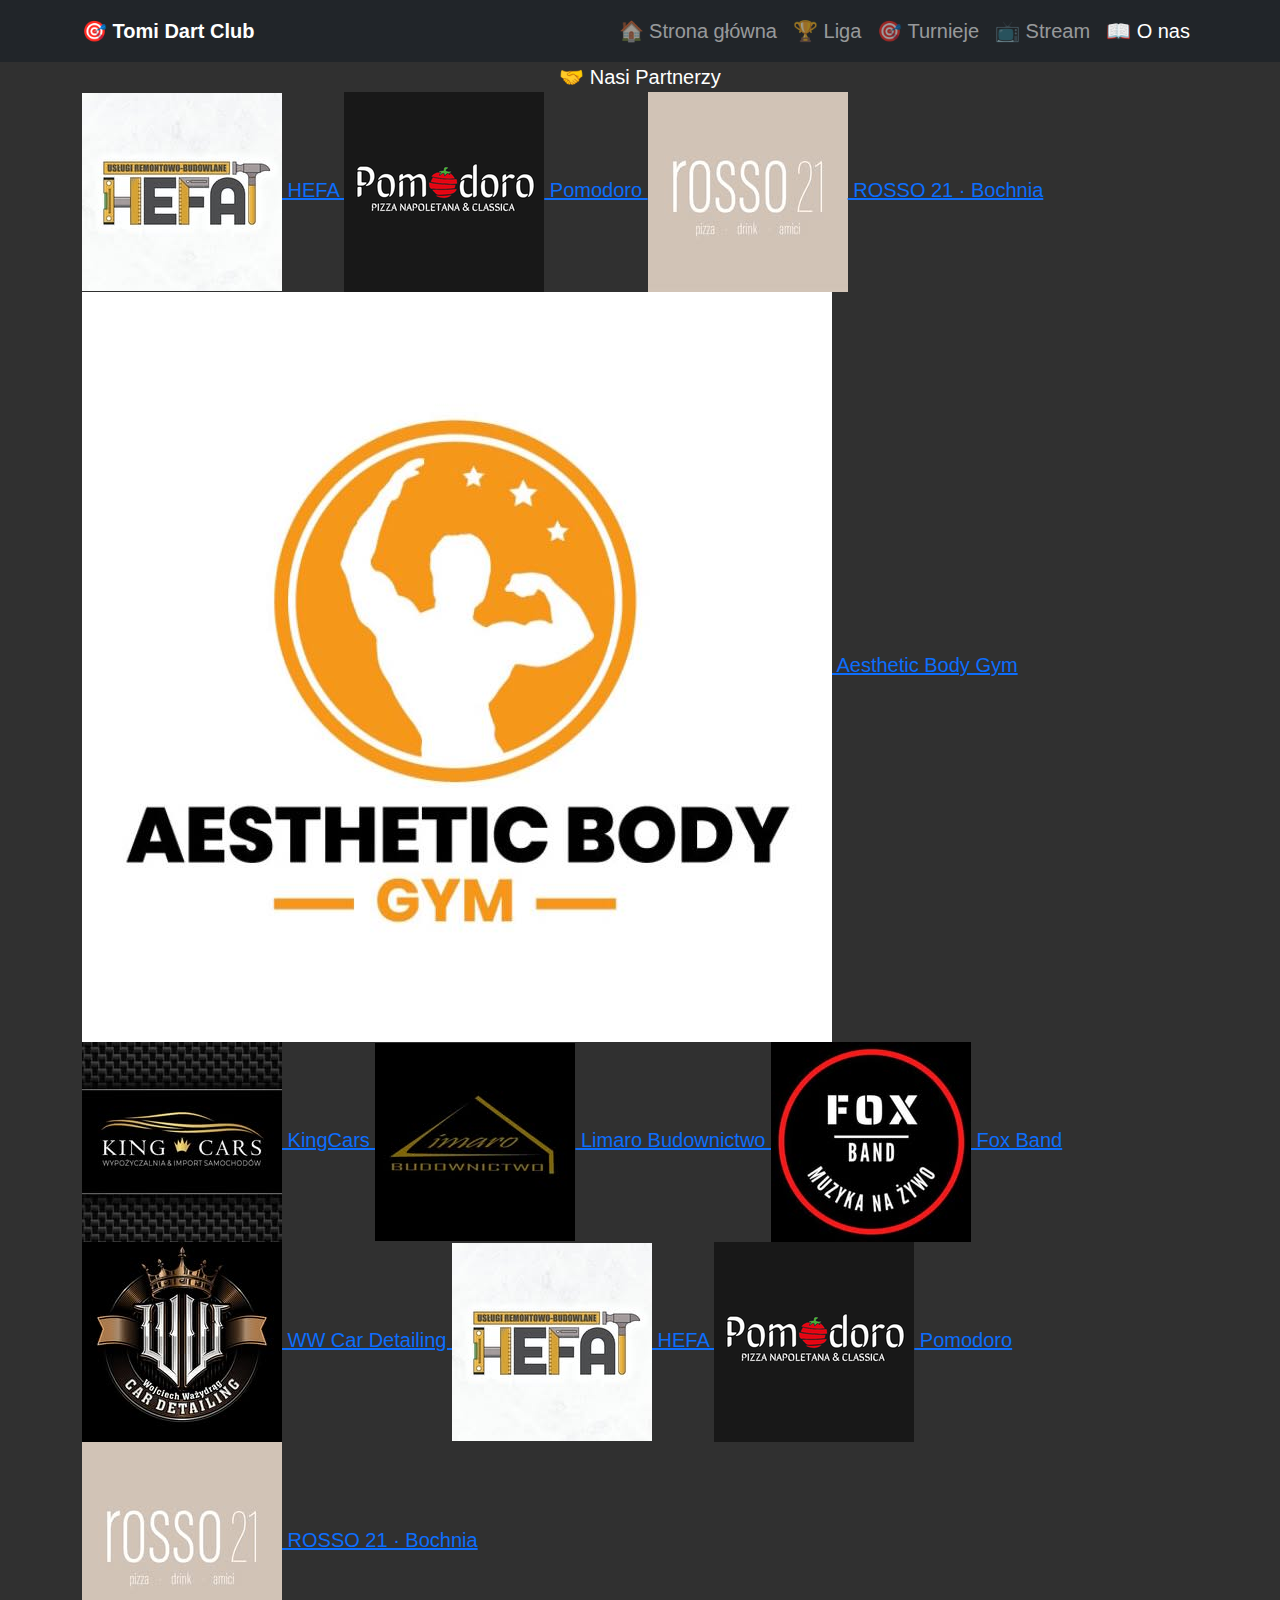
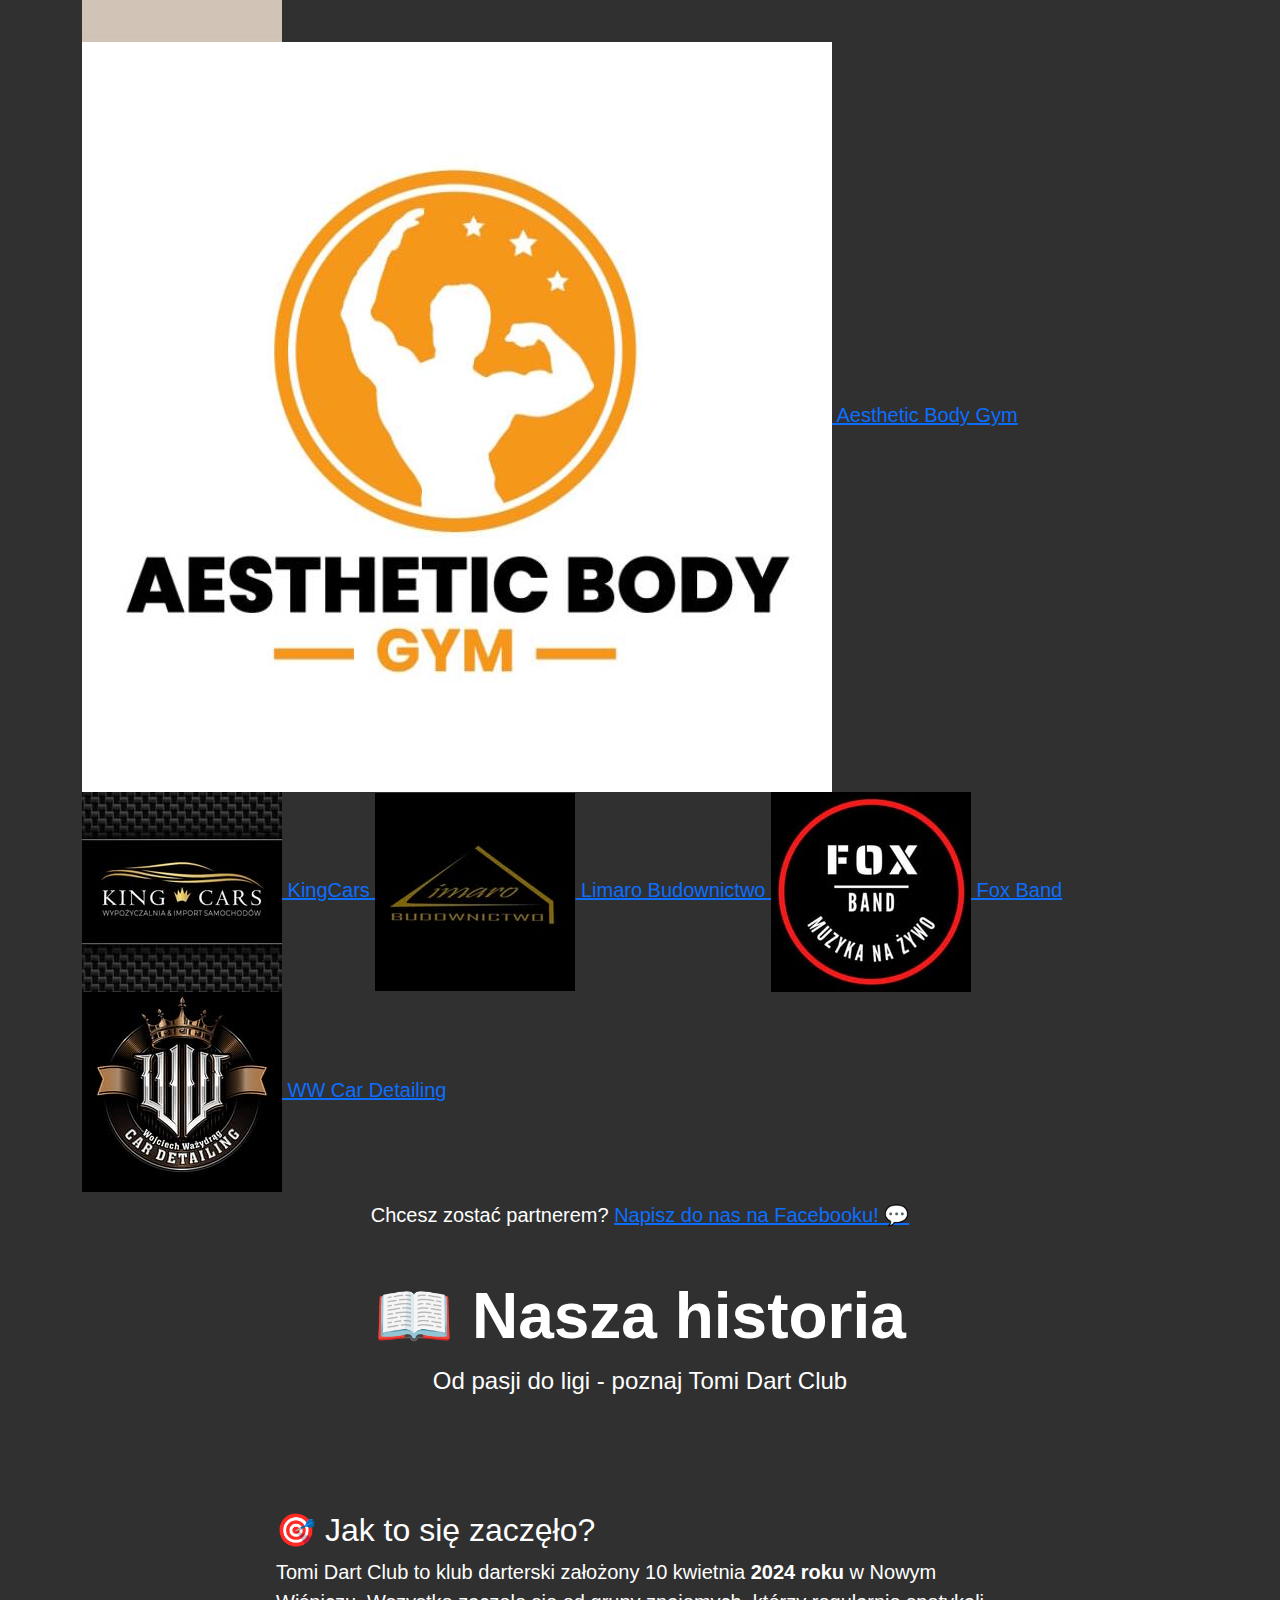
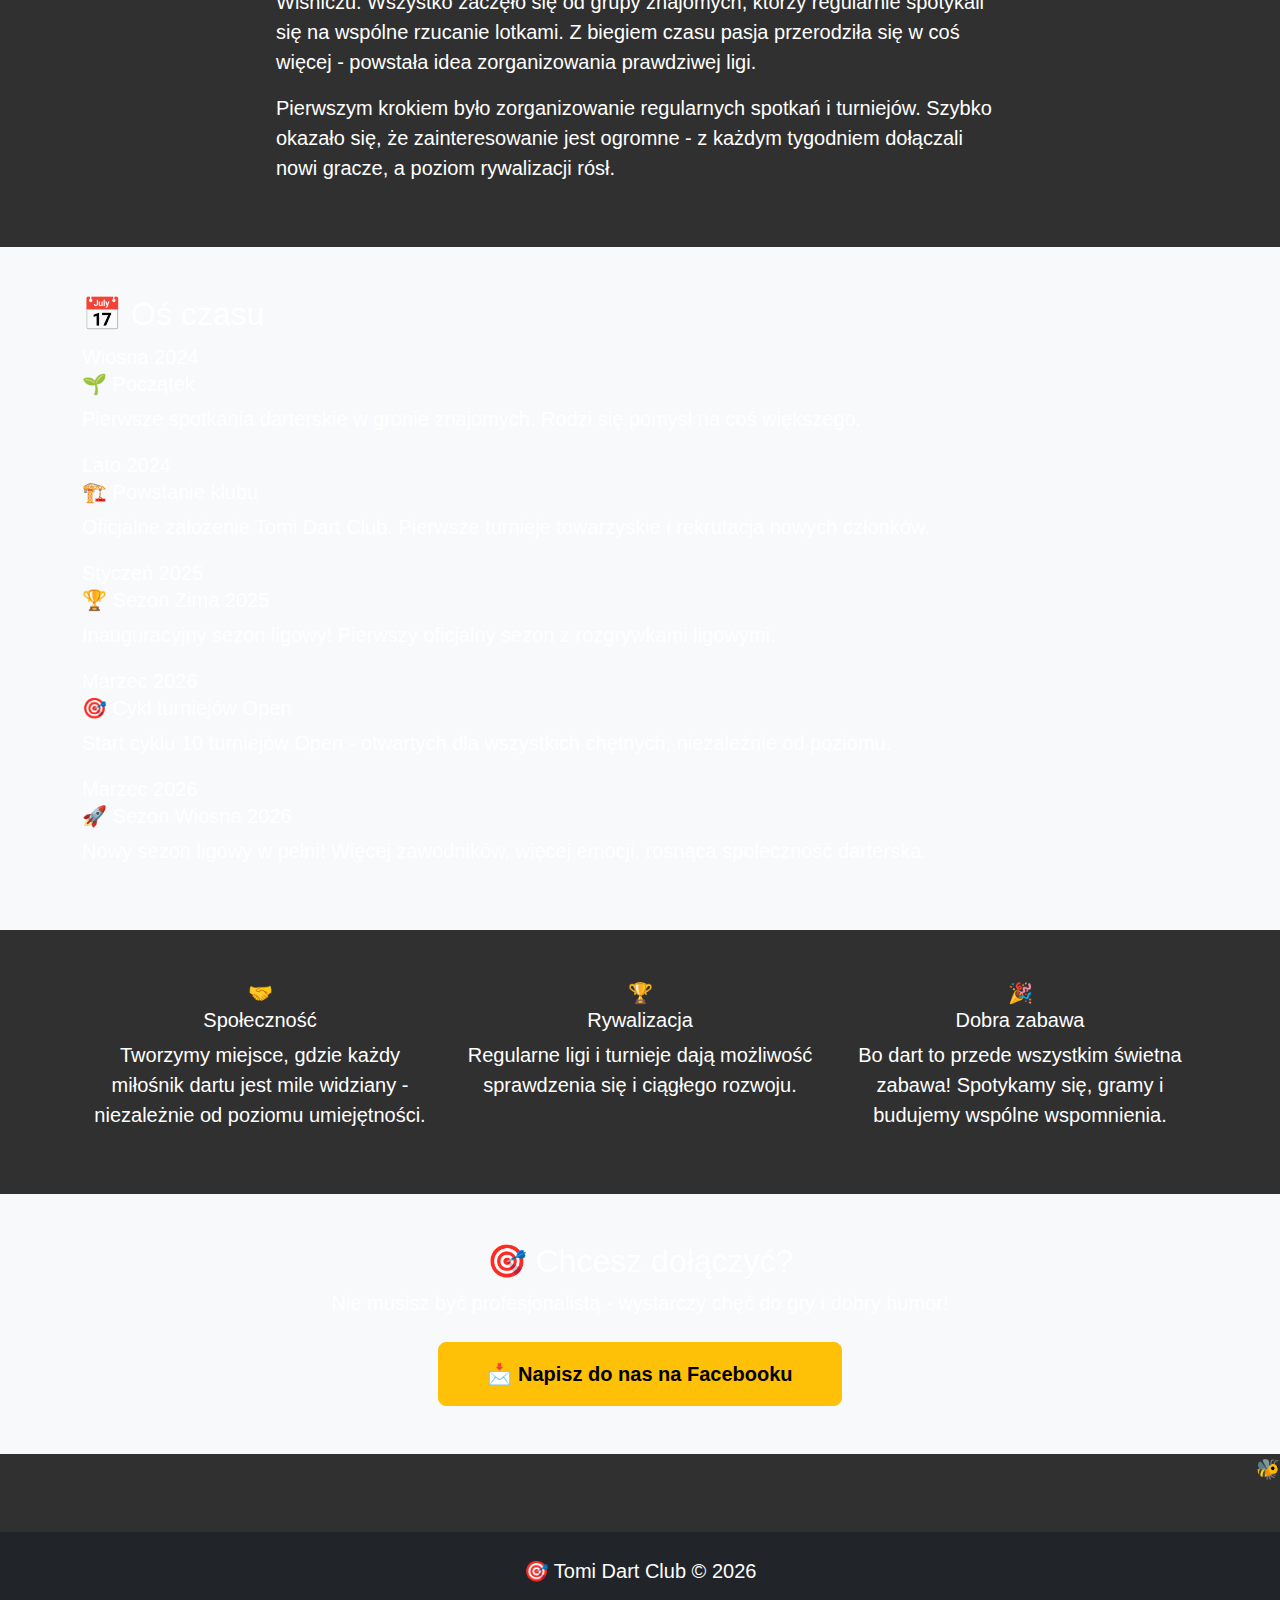
<file: onas.html>
<!DOCTYPE html>
<html lang="pl">
<head>
<meta charset="UTF-8">
<meta name="viewport" content="width=device-width, initial-scale=1.0">
<title>📖 O nas — Tomi Dart Club</title>
<link href="https://cdn.jsdelivr.net/npm/bootstrap@5.3.2/dist/css/bootstrap.min.css" rel="stylesheet">
<link rel="stylesheet" href="style.css">
</head>
<body>

<!-- NAWIGACJA -->
<nav class="navbar navbar-expand-lg navbar-dark bg-dark sticky-top">
    <div class="container">
        <a class="navbar-brand fw-bold" href="index.html">🎯 Tomi Dart Club</a>
        <button class="navbar-toggler" type="button" data-bs-toggle="collapse" data-bs-target="#mainNav">
            <span class="navbar-toggler-icon"></span>
        </button>
        <div class="collapse navbar-collapse" id="mainNav">
            <ul class="navbar-nav ms-auto">
                <li class="nav-item"><a class="nav-link" href="index.html">🏠 Strona główna</a></li>
                <li class="nav-item"><a class="nav-link" href="liga.html">🏆 Liga</a></li>
                <li class="nav-item"><a class="nav-link" href="turnieje.html">🎯 Turnieje</a></li>
                <li class="nav-item"><a class="nav-link" href="stream.html">📺 Stream</a></li>
                <li class="nav-item"><a class="nav-link active" href="onas.html">📖 O nas</a></li>
            </ul>
        </div>
    </div>
</nav>

<!-- NASI PARTNERZY - PASEK POD NAWIGACJĄ -->
<section class="partners-bar">
    <div class="container">
        <div class="partners-label text-center">🤝 Nasi Partnerzy</div>
        <div class="partners-scroll">
            <div class="partners-track">
                <a href="https://www.facebook.com/profile.php?id=61560172326594" target="_blank" rel="noopener" class="partner-link">
                    <img src="sponsors/hefa.jpg" alt="HEFA" class="partner-logo"> HEFA
                </a>
                <a href="https://www.facebook.com/pomodorobrzesko/" target="_blank" rel="noopener" class="partner-link">
                    <img src="sponsors/pomodoro.jpg" alt="Pomodoro" class="partner-logo"> Pomodoro
                </a>
                <a href="https://www.facebook.com/rosso21bochnia?locale=pl_PL" target="_blank" rel="noopener" class="partner-link">
                    <img src="sponsors/rosso.jpg" alt="Rosso 21" class="partner-logo"> ROSSO 21 · Bochnia
                </a>
                <a href="https://www.facebook.com/p/Aesthetic-Body-Gym-Jadowniki-61556673007542/" target="_blank" rel="noopener" class="partner-link">
                    <img src="sponsors/aesthetic.jpg" alt="Aesthetic Body Gym" class="partner-logo"> Aesthetic Body Gym
                </a>
                <a href="https://www.facebook.com/p/KingCars-wypo%C5%BCyczalniaimport-samochod%C3%B3w-100086957464318/" target="_blank" rel="noopener" class="partner-link">
                    <img src="sponsors/king_cars.jpg" alt="KingCars" class="partner-logo"> KingCars
                </a>
                <a href="https://www.facebook.com/p/Limaro-Budownictwo-61564581636883/" target="_blank" rel="noopener" class="partner-link">
                    <img src="sponsors/limaro.jpg" alt="Limaro Budownictwo" class="partner-logo"> Limaro Budownictwo
                </a>
                <a href="https://www.facebook.com/p/Fox-Band-61555865010867/" target="_blank" rel="noopener" class="partner-link">
                    <img src="sponsors/fox.jpg" alt="Fox Band" class="partner-logo"> Fox Band
                </a>
                <a href="https://www.facebook.com/profile.php?id=61572904703446" target="_blank" rel="noopener" class="partner-link">
                    <img src="sponsors/ww.jpg" alt="WW Car Detailing" class="partner-logo"> WW Car Detailing
                </a>
                <!-- DUPLIKAT dla płynnej pętli -->
                <a href="https://www.facebook.com/profile.php?id=61560172326594" target="_blank" rel="noopener" class="partner-link">
                    <img src="sponsors/hefa.jpg" alt="HEFA" class="partner-logo"> HEFA
                </a>
                <a href="https://www.facebook.com/pomodorobrzesko/" target="_blank" rel="noopener" class="partner-link">
                    <img src="sponsors/pomodoro.jpg" alt="Pomodoro" class="partner-logo"> Pomodoro
                </a>
                <a href="https://www.facebook.com/rosso21bochnia?locale=pl_PL" target="_blank" rel="noopener" class="partner-link">
                    <img src="sponsors/rosso.jpg" alt="Rosso 21" class="partner-logo"> ROSSO 21 · Bochnia
                </a>
                <a href="https://www.facebook.com/p/Aesthetic-Body-Gym-Jadowniki-61556673007542/" target="_blank" rel="noopener" class="partner-link">
                    <img src="sponsors/aesthetic.jpg" alt="Aesthetic Body Gym" class="partner-logo"> Aesthetic Body Gym
                </a>
                <a href="https://www.facebook.com/p/KingCars-wypo%C5%BCyczalniaimport-samochod%C3%B3w-100086957464318/" target="_blank" rel="noopener" class="partner-link">
                    <img src="sponsors/king_cars.jpg" alt="KingCars" class="partner-logo"> KingCars
                </a>
                <a href="https://www.facebook.com/p/Limaro-Budownictwo-61564581636883/" target="_blank" rel="noopener" class="partner-link">
                    <img src="sponsors/limaro.jpg" alt="Limaro Budownictwo" class="partner-logo"> Limaro Budownictwo
                </a>
                <a href="https://www.facebook.com/p/Fox-Band-61555865010867/" target="_blank" rel="noopener" class="partner-link">
                    <img src="sponsors/fox.jpg" alt="Fox Band" class="partner-logo"> Fox Band
                </a>
                <a href="https://www.facebook.com/profile.php?id=61572904703446" target="_blank" rel="noopener" class="partner-link">
                    <img src="sponsors/ww.jpg" alt="WW Car Detailing" class="partner-logo"> WW Car Detailing
                </a>
            </div>
        </div>
        <div class="partners-cta text-center mt-2">
            Chcesz zostać partnerem? 
            <a href="https://www.facebook.com/profile.php?id=61578721925565" target="_blank" rel="noopener">Napisz do nas na Facebooku! 💬</a>
        </div>
    </div>
</section>

<!-- HERO O NAS -->
<section class="hero-section text-center text-white">
    <div class="hero-overlay">
        <div class="container py-5">
            <h1 class="display-3 fw-bold">📖 Nasza historia</h1>
            <p class="lead fs-4">Od pasji do ligi - poznaj Tomi Dart Club</p>
        </div>
    </div>
</section>

<!-- O KLUBIE -->
<section class="container my-5">
    <div class="row g-5">
        <div class="col-lg-8 mx-auto">
            <div class="about-card">
                <h2 class="about-heading">🎯 Jak to się zaczęło?</h2>
                <p>
                    Tomi Dart Club to klub darterski założony 10 kwietnia <strong>2024 roku</strong> w Nowym Wiśniczu. 
                    Wszystko zaczęło się od grupy znajomych, którzy regularnie spotykali się na 
                    wspólne rzucanie lotkami. Z biegiem czasu pasja przerodziła się w coś więcej -
                    powstała idea zorganizowania prawdziwej ligi.
                </p>
                <p>
                    Pierwszym krokiem było zorganizowanie regularnych spotkań i turniejów. 
                    Szybko okazało się, że zainteresowanie jest ogromne - z każdym tygodniem 
                    dołączali nowi gracze, a poziom rywalizacji rósł.
                </p>
            </div>
        </div>
    </div>
</section>

<!-- TIMELINE -->
<section class="bg-light py-5">
    <div class="container">
        <h2 class="section-title">📅 Oś czasu</h2>
        <div class="timeline">
            <div class="timeline-item">
                <div class="timeline-date">Wiosna 2024</div>
                <div class="timeline-content">
                    <h5>🌱 Początek</h5>
                    <p>Pierwsze spotkania darterskie w gronie znajomych. Rodzi się pomysł na coś większego.</p>
                </div>
            </div>
            <div class="timeline-item">
                <div class="timeline-date">Lato 2024</div>
                <div class="timeline-content">
                    <h5>🏗️ Powstanie klubu</h5>
                    <p>Oficjalne założenie Tomi Dart Club. Pierwsze turnieje towarzyskie i rekrutacja nowych członków.</p>
                </div>
            </div>
            <div class="timeline-item">
                <div class="timeline-date">Styczeń 2025</div>
                <div class="timeline-content">
                    <h5>🏆 Sezon Zima 2025</h5>
                    <p>Inauguracyjny sezon ligowy! Pierwszy oficjalny sezon z rozgrywkami ligowymi.</p>
                </div>
            </div>
            <div class="timeline-item">
                <div class="timeline-date">Marzec 2026</div>
                <div class="timeline-content">
                    <h5>🎯 Cykl turniejów Open</h5>
                    <p>Start cyklu 10 turniejów Open - otwartych dla wszystkich chętnych, niezależnie od poziomu.</p>
                </div>
            </div>
            <div class="timeline-item">
                <div class="timeline-date">Marzec 2026</div>
                <div class="timeline-content">
                    <h5>🚀 Sezon Wiosna 2026</h5>
                    <p>Nowy sezon ligowy w pełni! Więcej zawodników, więcej emocji, rosnąca społeczność darterska.</p>
                </div>
            </div>
        </div>
    </div>
</section>

<!-- MISJA -->
<section class="container my-5">
    <div class="row g-4">
        <div class="col-md-4">
            <div class="about-value-card text-center">
                <div class="about-icon">🤝</div>
                <h5>Społeczność</h5>
                <p>Tworzymy miejsce, gdzie każdy miłośnik dartu jest mile widziany - niezależnie od poziomu umiejętności.</p>
            </div>
        </div>
        <div class="col-md-4">
            <div class="about-value-card text-center">
                <div class="about-icon">🏆</div>
                <h5>Rywalizacja</h5>
                <p>Regularne ligi i turnieje dają możliwość sprawdzenia się i ciągłego rozwoju.</p>
            </div>
        </div>
        <div class="col-md-4">
            <div class="about-value-card text-center">
                <div class="about-icon">🎉</div>
                <h5>Dobra zabawa</h5>
                <p>Bo dart to przede wszystkim świetna zabawa! Spotykamy się, gramy i budujemy wspólne wspomnienia.</p>
            </div>
        </div>
    </div>
</section>

<!-- DOŁĄCZ DO NAS -->
<section class="bg-light py-5">
    <div class="container text-center">
        <h2 class="section-title">🎯 Chcesz dołączyć?</h2>
        <p class="lead mb-4">Nie musisz być profesjonalistą - wystarczy chęć do gry i dobry humor!</p>
        <a href="https://www.facebook.com/profile.php?id=61578721925565" target="_blank" rel="noopener" class="btn btn-warning btn-lg fw-bold px-5 py-3">
            📩 Napisz do nas na Facebooku
        </a>
    </div>
</section>

<!-- LATAJĄCY SZERSZEŃ 🐝 -->
<div class="bee" id="bee" title="Bzzzz! 🐝">
    <span class="bee-wing">🐝</span>
</div>

<script>
(function() {
    const bee = document.getElementById('bee');
    let x = Math.random() * window.innerWidth;
    let y = Math.random() * window.innerHeight * 0.5;
    let vx = 1.5 + Math.random();
    let vy = 0.8 + Math.random();
    let dirX = Math.random() > 0.5 ? 1 : -1;
    let dirY = 1;
    let wobble = 0;

    const messages = [
        "Bzzzz! Nie trafiłeś! 🎯😂",
        "Hej! Rzucaj lotkami, nie w mnie! 🐝",
        "Auć! To bolało bardziej niż 26 punktów! 😤",
        "Szerszeń 1 — Ty 0! 🏆",
        "Nawet w bullseye byś nie trafił! 🎯",
        "Leci się tu, leci... a Ty klikasz! 😒",
        "180! A nie, to tylko ja! 🐝💨",
        "Double 20? Ja wolę double miód! 🍯",
        "Szerszeń jest szybszy niż Twoje lotki! ⚡",
        "Kliknij jeszcze raz, a użądlę! 😈",
        "GAME SHOT! ...a nie, uciekłem! 🐝💨",
        "Trafienie w szerszenia = bonus 500 pkt! (żartuję) 😄",
        "Dart level: szerszeń hunter 🏹",
        "Może zamiast mnie, trafisz w tablicę? 🎯",
        "Bzzz... to mój turniej, nie Twój! 🏆🐝"
    ];

    bee.style.pointerEvents = 'auto';
    bee.style.cursor = 'pointer';

    bee.addEventListener('click', function(e) {
        const msg = messages[Math.floor(Math.random() * messages.length)];
        const popup = document.createElement('div');
        popup.className = 'bee-popup';
        popup.textContent = msg;
        popup.style.left = e.clientX + 'px';
        popup.style.top = e.clientY + 'px';
        document.body.appendChild(popup);
        setTimeout(() => popup.remove(), 2500);
    });

    function moveBee() {
        wobble += 0.05;
        if (Math.random() < 0.02) dirX *= -1;
        if (Math.random() < 0.03) dirY *= -1;
        x += vx * dirX + Math.sin(wobble) * 2;
        y += vy * dirY + Math.cos(wobble * 1.3) * 1.5;
        if (x > window.innerWidth - 40) { x = window.innerWidth - 40; dirX = -1; }
        if (x < -20) { x = -20; dirX = 1; }
        if (y > window.innerHeight * 0.6) { y = window.innerHeight * 0.6; dirY = -1; }
        if (y < 20) { y = 20; dirY = 1; }
        bee.style.left = x + 'px';
        bee.style.top = y + 'px';
        bee.style.transform = dirX < 0 ? 'scaleX(-1)' : 'scaleX(1)';
        requestAnimationFrame(moveBee);
    }
    moveBee();
})();
</script>

<!-- FOOTER -->
<footer class="bg-dark text-white text-center py-4 mt-5">
    <div class="container">
        <p class="mb-1">🎯 Tomi Dart Club © 2026</p>
        <p class="mb-1 text-muted small">tomidartclub.pl</p>
        <p class="mb-0 text-muted small">Autor strony: Tomasz Radecki</p>
    </div>
</footer>

<script src="https://cdn.jsdelivr.net/npm/bootstrap@5.3.2/dist/js/bootstrap.bundle.min.js"></script>
</body>
</html>
</file>
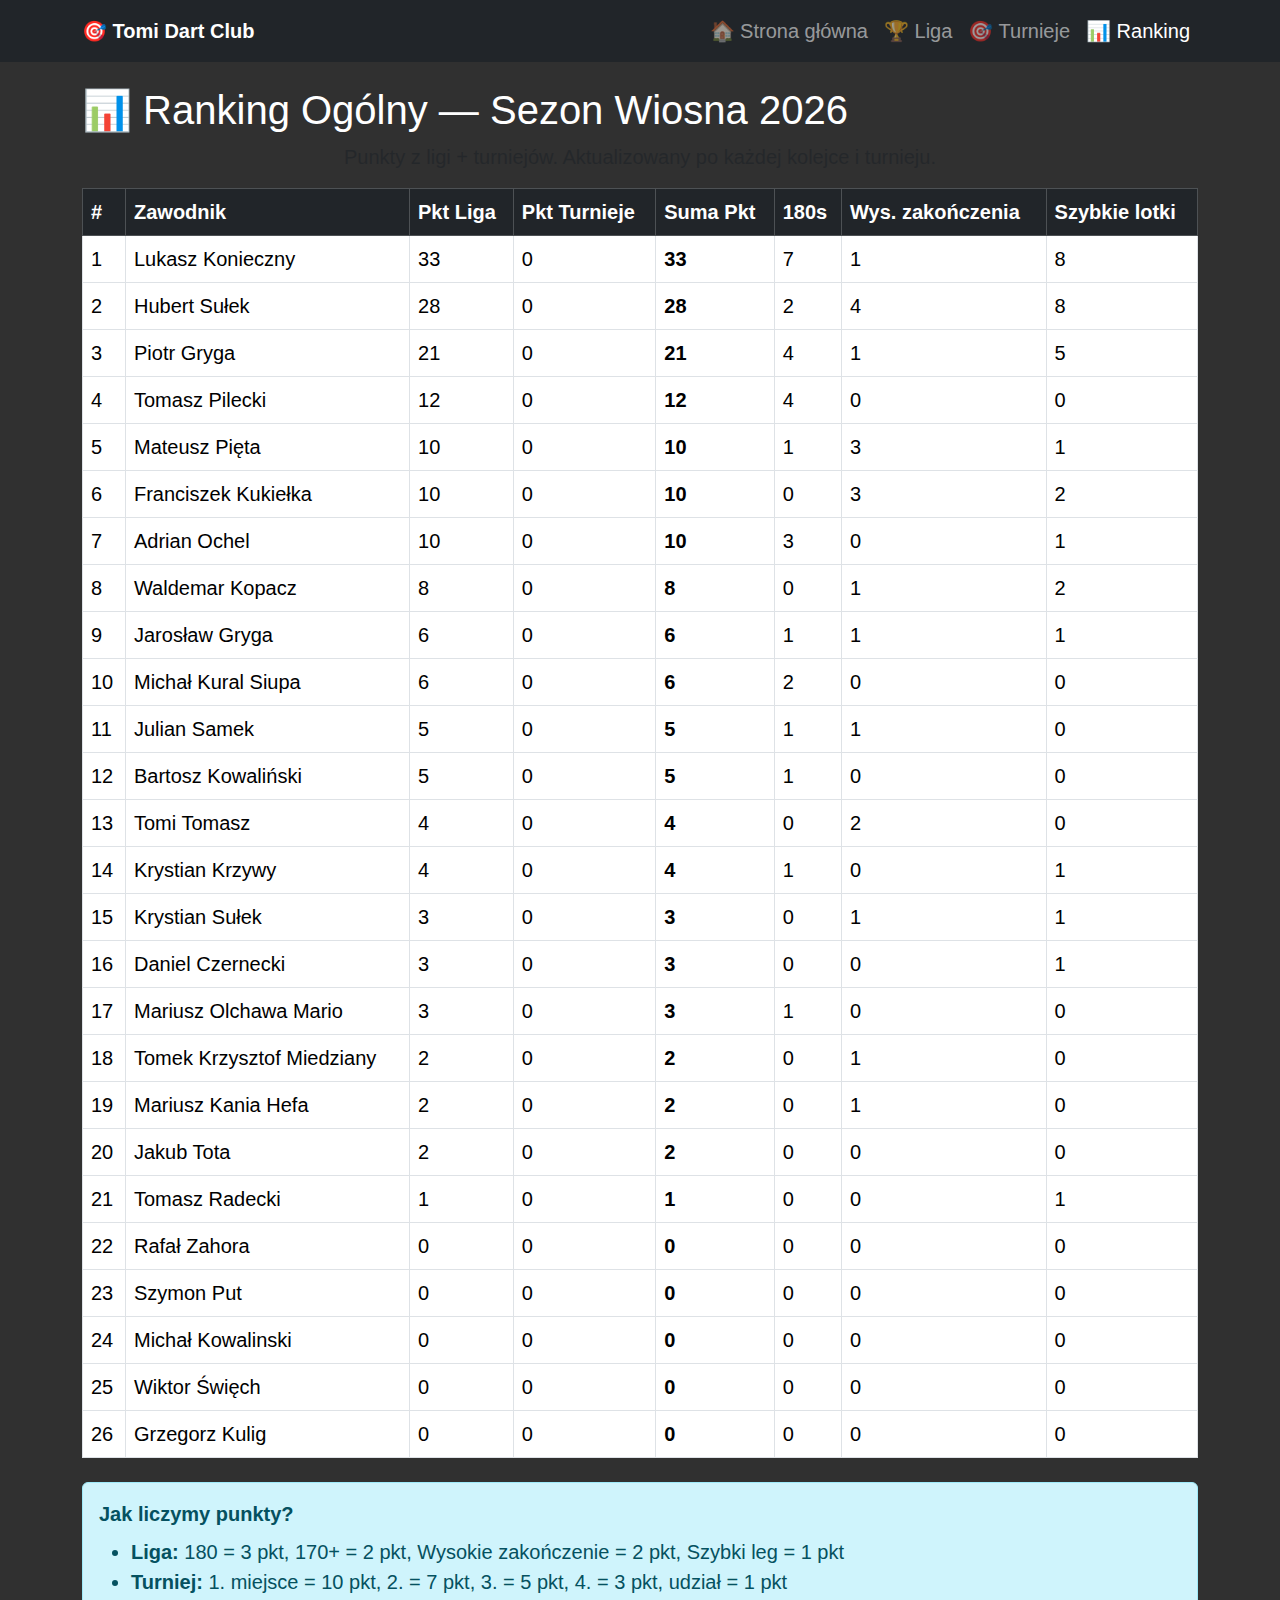
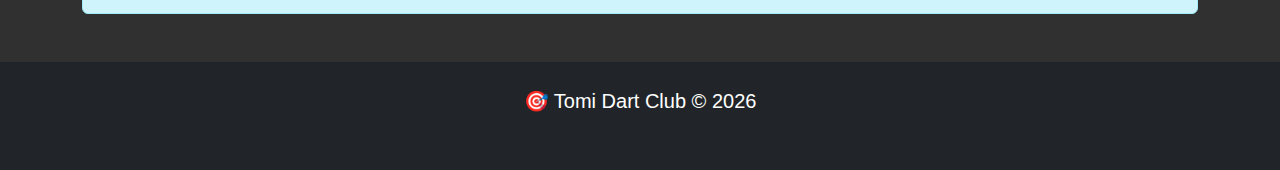
<file: ranking.html>
<!DOCTYPE html>
<html lang="pl">
<head>
<meta charset="UTF-8">
<meta name="viewport" content="width=device-width, initial-scale=1.0">
<title>📊 Ranking — Tomi Dart Club</title>
<link href="https://cdn.jsdelivr.net/npm/bootstrap@5.3.2/dist/css/bootstrap.min.css" rel="stylesheet">
<link rel="stylesheet" href="style.css">
</head>
<body>

<!-- NAWIGACJA -->
<nav class="navbar navbar-expand-lg navbar-dark bg-dark sticky-top">
    <div class="container">
        <a class="navbar-brand fw-bold" href="index.html">🎯 Tomi Dart Club</a>
        <button class="navbar-toggler" type="button" data-bs-toggle="collapse" data-bs-target="#mainNav">
            <span class="navbar-toggler-icon"></span>
        </button>
        <div class="collapse navbar-collapse" id="mainNav">
            <ul class="navbar-nav ms-auto">
                <li class="nav-item"><a class="nav-link" href="index.html">🏠 Strona główna</a></li>
                <li class="nav-item"><a class="nav-link" href="liga.html">🏆 Liga</a></li>
                <li class="nav-item"><a class="nav-link" href="turnieje.html">🎯 Turnieje</a></li>
                <li class="nav-item"><a class="nav-link active" href="ranking.html">📊 Ranking</a></li>
            </ul>
        </div>
    </div>
</nav>

<div class="container mt-4">
    <h1>📊 Ranking Ogólny — Sezon Wiosna 2026</h1>
    <p class="text-center text-muted">Punkty z ligi + turniejów. Aktualizowany po każdej kolejce i turnieju.</p>

    <div class="table-container">
        <table class="table table-bordered table-hover" id="ranking-table">
            <thead class="table-dark">
                <tr>
                    <th>#</th>
                    <th class="sortable" data-key="player">Zawodnik</th>
                    <th class="sortable" data-key="liga_pts">Pkt Liga</th>
                    <th class="sortable" data-key="turniej_pts">Pkt Turnieje</th>
                    <th class="sortable" data-key="total_pts">Suma Pkt</th>
                    <th class="sortable" data-key="total_180">180s</th>
                    <th class="sortable" data-key="total_high">Wys. zakończenia</th>
                    <th class="sortable" data-key="total_fast">Szybkie lotki</th>
                </tr>
            </thead>
            <tbody id="ranking-body">
                <tr><td colspan="8" class="text-center text-muted">Ładowanie danych...</td></tr>
            </tbody>
        </table>
    </div>

    <div class="alert alert-info mt-4">
        <strong>Jak liczymy punkty?</strong>
        <ul class="mb-0 mt-2">
            <li><strong>Liga:</strong> 180 = 3 pkt, 170+ = 2 pkt, Wysokie zakończenie = 2 pkt, Szybki leg = 1 pkt</li>
            <li><strong>Turniej:</strong> 1. miejsce = 10 pkt, 2. = 7 pkt, 3. = 5 pkt, 4. = 3 pkt, udział = 1 pkt</li>
        </ul>
    </div>
</div>

<footer class="bg-dark text-white text-center py-4 mt-5">
    <div class="container">
        <p class="mb-1">🎯 Tomi Dart Club © 2026</p>
        <p class="mb-0 text-muted small">tomidartclub.pl</p>
    </div>
</footer>

<script src="https://cdn.jsdelivr.net/npm/bootstrap@5.3.2/dist/js/bootstrap.bundle.min.js"></script>
<script>
// Załaduj dane z obu lig i oblicz ranking
Promise.all([
    fetch('output/liga1/liga1_max.json').then(r=>r.json()),
    fetch('output/liga2/liga2_max.json').then(r=>r.json()),
    fetch('output/liga1/liga1_high_finishes.json').then(r=>r.json()),
    fetch('output/liga2/liga2_high_finishes.json').then(r=>r.json()),
    fetch('output/liga1/liga1_fast_legs.json').then(r=>r.json()),
    fetch('output/liga2/liga2_fast_legs.json').then(r=>r.json()),
    fetch('output/liga1/liga1_high_scores.json').then(r=>r.json()),
    fetch('output/liga2/liga2_high_scores.json').then(r=>r.json())
]).then(([max1,max2,high1,high2,fast1,fast2,scores1,scores2]) => {
    const players = {};

    function ensure(name) {
        if(!players[name]) players[name] = { player:name, liga_pts:0, turniej_pts:0, total_pts:0, total_180:0, total_high:0, total_fast:0, total_170:0 };
    }

    // 180s — 3 pkt each
    [max1,max2].forEach(data => {
        data.forEach(m => {
            for(const [p,list] of Object.entries(m.maxes||{})) {
                ensure(p);
                players[p].total_180 += list.length;
                players[p].liga_pts += list.length * 3;
            }
        });
    });

    // High finishes — 2 pkt each
    [high1,high2].forEach(data => {
        data.forEach(m => {
            for(const [p,list] of Object.entries(m.high_finishes||{})) {
                ensure(p);
                players[p].total_high += list.length;
                players[p].liga_pts += list.length * 2;
            }
        });
    });

    // Fast legs — 1 pkt each
    [fast1,fast2].forEach(data => {
        data.forEach(m => {
            for(const [p,list] of Object.entries(m.fast_legs||{})) {
                ensure(p);
                players[p].total_fast += list.length;
                players[p].liga_pts += list.length * 1;
            }
        });
    });

    // 170+ scores — 2 pkt each
    [scores1,scores2].forEach(data => {
        data.forEach(m => {
            for(const [p,list] of Object.entries(m.scores||{})) {
                ensure(p);
                const filtered = list.filter(v => v >= 170 && v < 180);
                players[p].total_170 += filtered.length;
                players[p].liga_pts += filtered.length * 2;
            }
        });
    });

    // Oblicz total
    Object.values(players).forEach(p => {
        p.total_pts = p.liga_pts + p.turniej_pts;
    });

    // Sortuj i renderuj
    const rows = Object.values(players).sort((a,b) => b.total_pts - a.total_pts);
    const tbody = document.getElementById('ranking-body');
    tbody.innerHTML = '';
    rows.forEach((r, i) => {
        const tr = document.createElement('tr');
        if(i===0) tr.classList.add('first-place');
        else if(i===1) tr.classList.add('second-place');
        else if(i===2) tr.classList.add('third-place');
        tr.innerHTML = `
            <td>${i+1}</td>
            <td>${r.player}</td>
            <td>${r.liga_pts}</td>
            <td>${r.turniej_pts}</td>
            <td><strong>${r.total_pts}</strong></td>
            <td>${r.total_180}</td>
            <td>${r.total_high}</td>
            <td>${r.total_fast}</td>
        `;
        tbody.appendChild(tr);
    });
}).catch(err => console.error('Ranking error:', err));
</script>
</body>
</html>
</file>
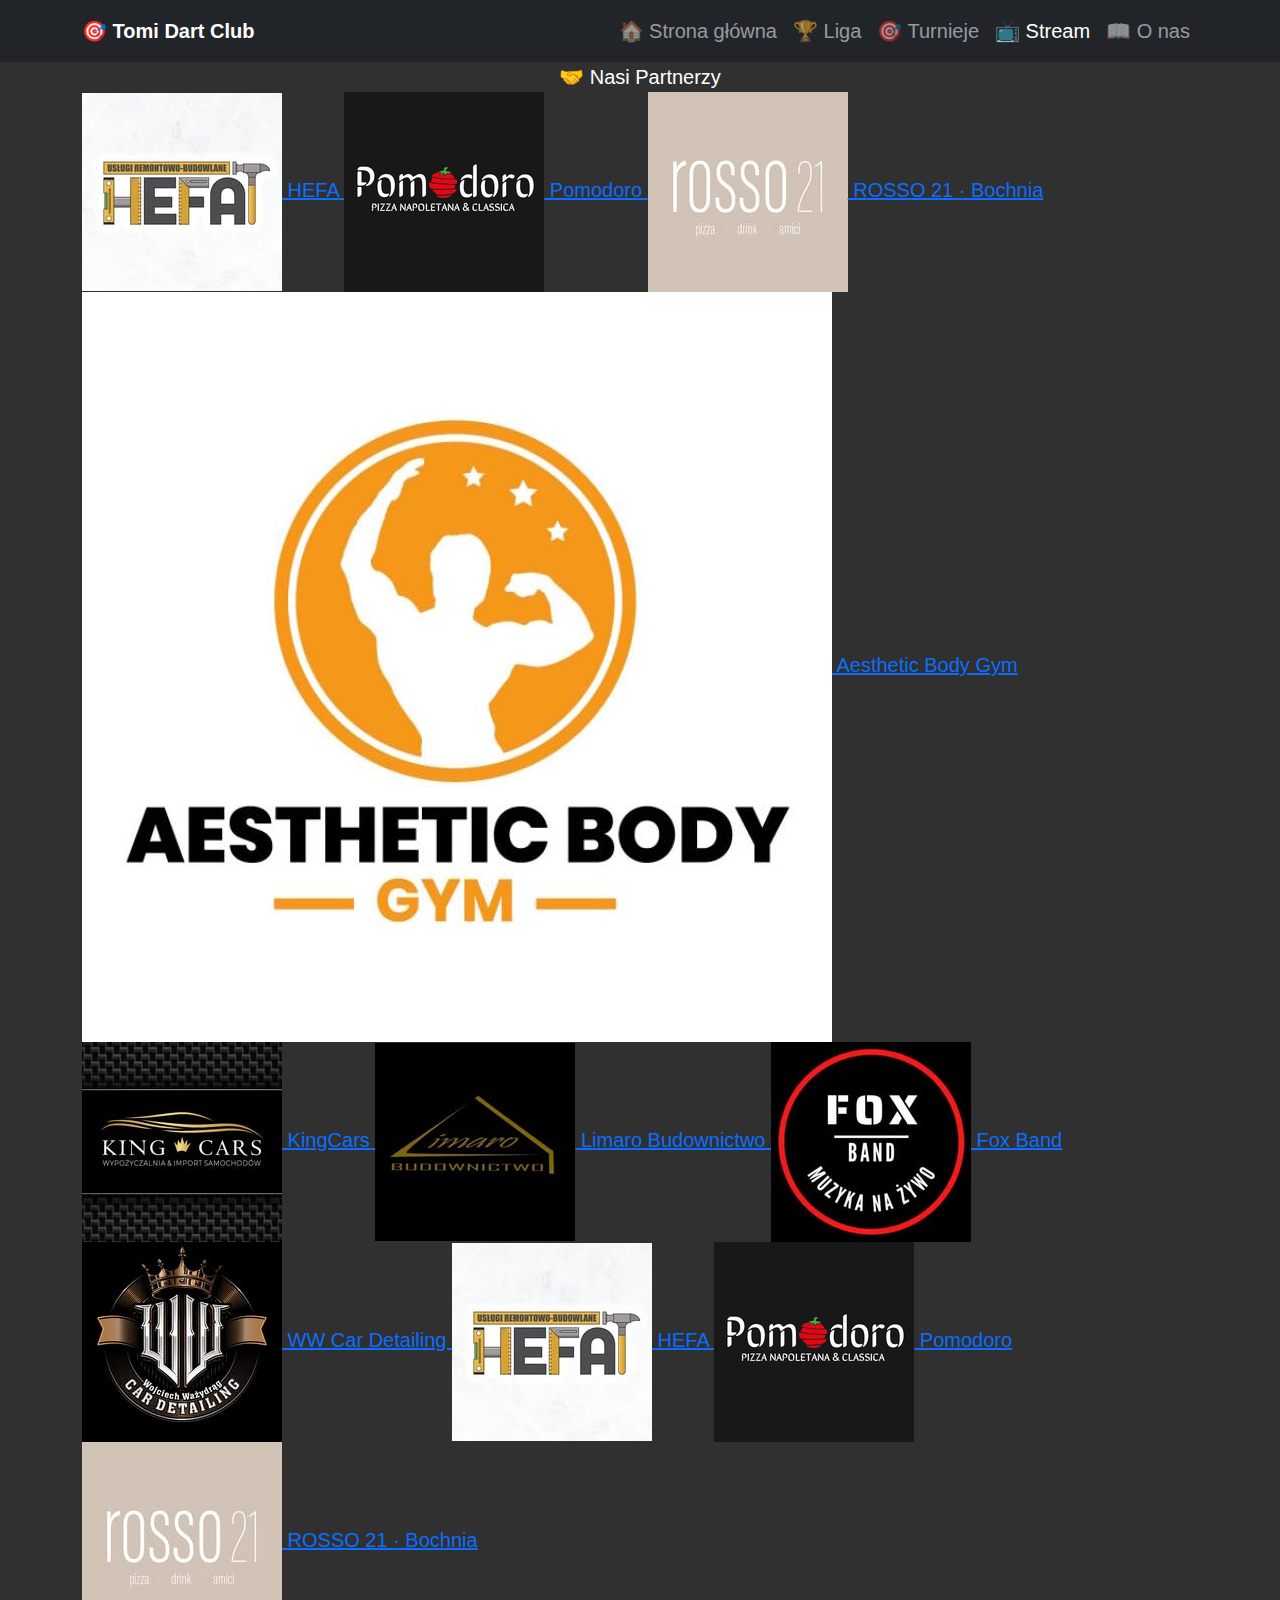
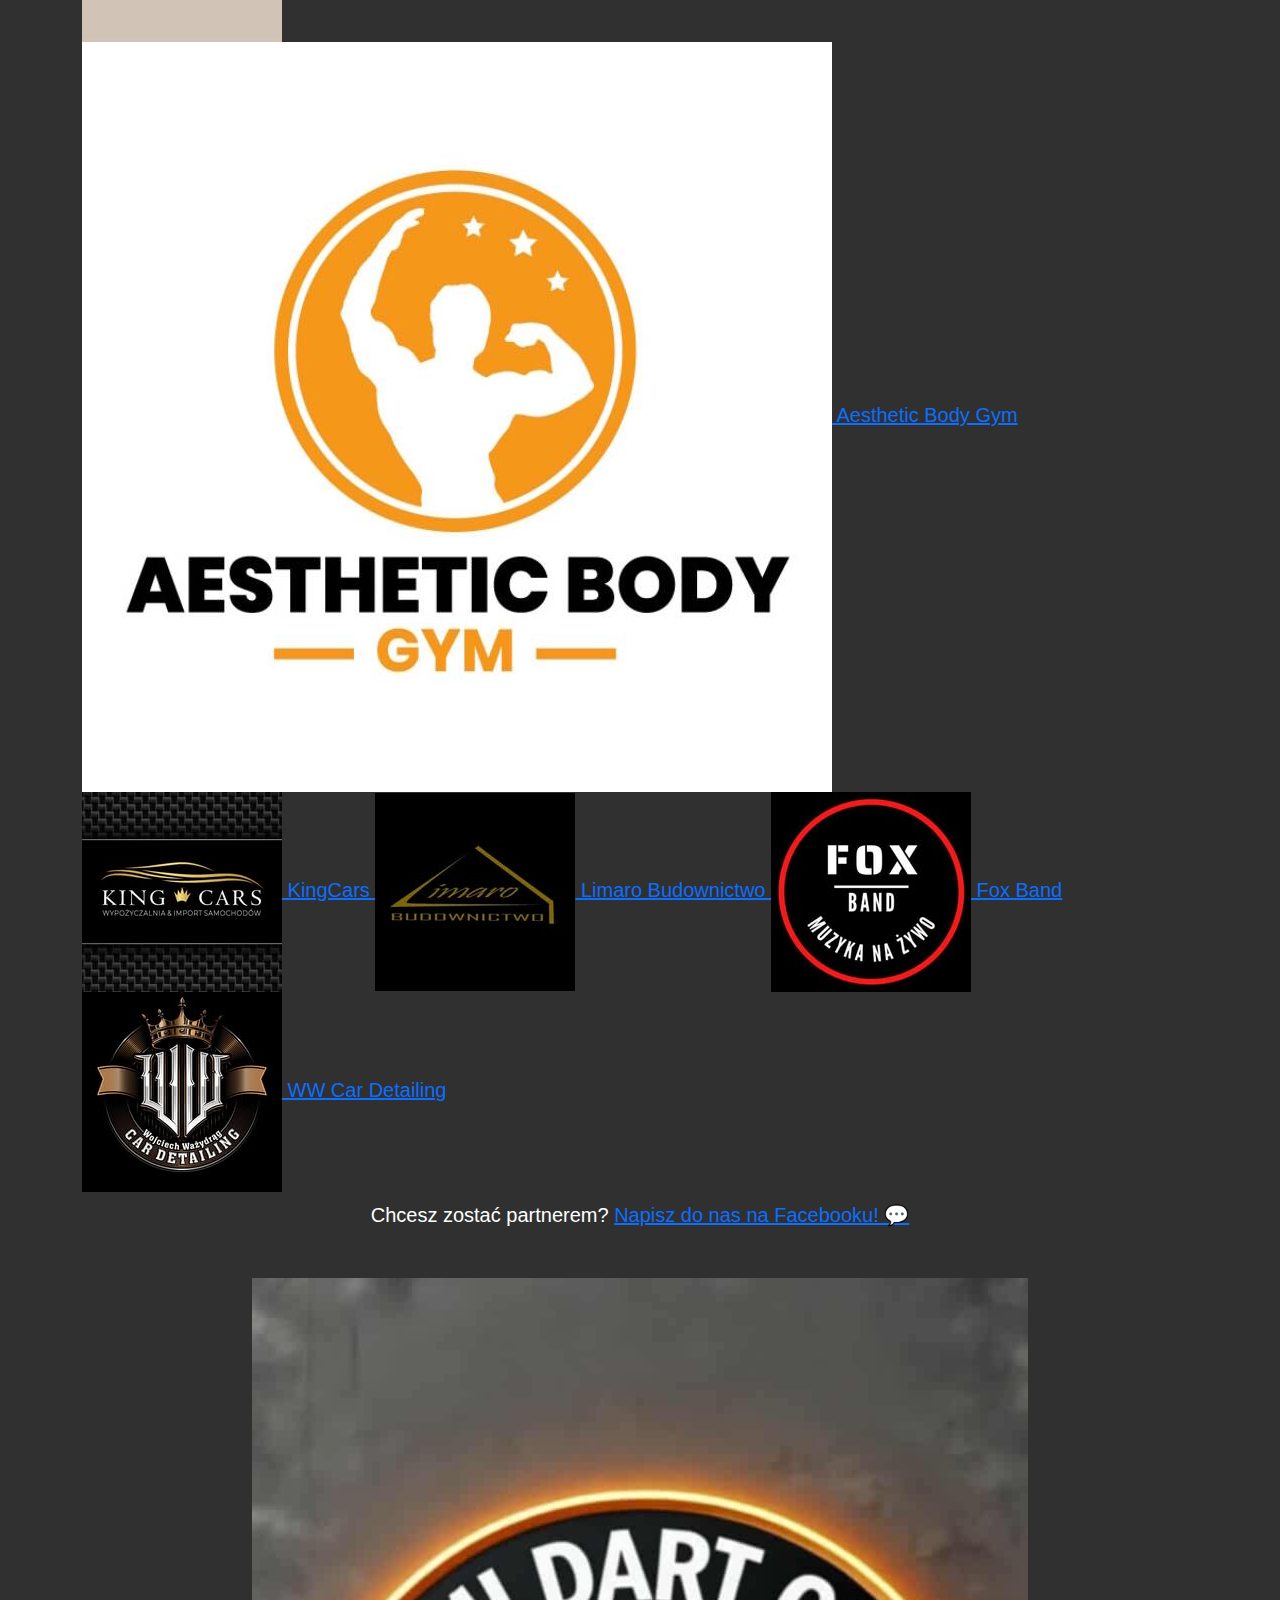
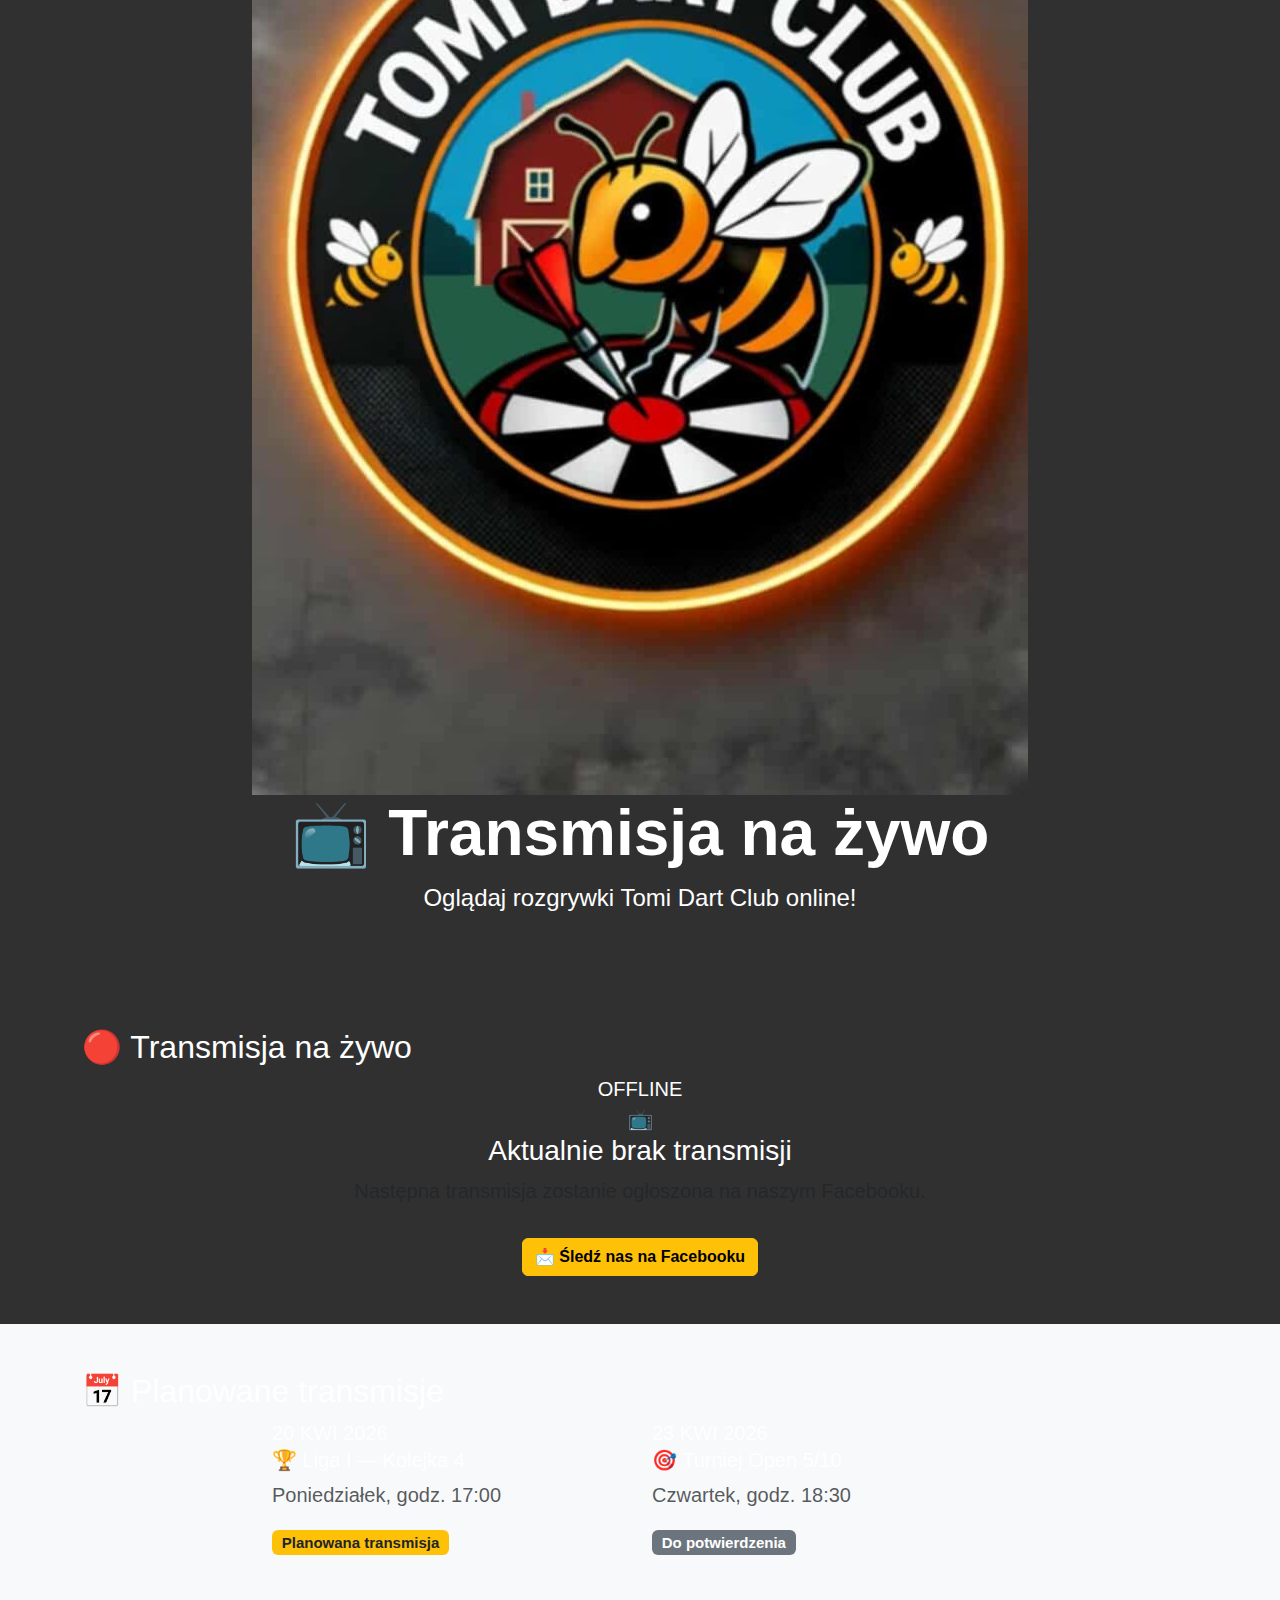
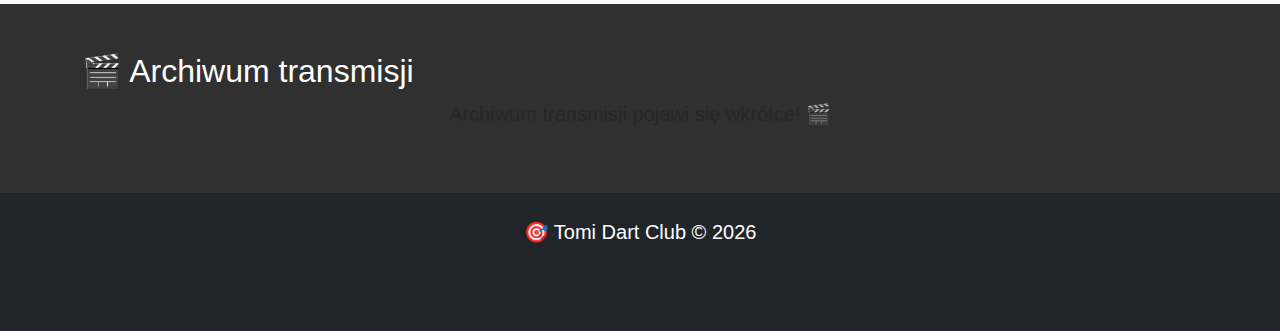
<file: stream.html>
<!DOCTYPE html>
<html lang="pl">
<head>
<meta charset="UTF-8">
<meta name="viewport" content="width=device-width, initial-scale=1.0">
<title>📺 Stream — Tomi Dart Club</title>
<link href="https://cdn.jsdelivr.net/npm/bootstrap@5.3.2/dist/css/bootstrap.min.css" rel="stylesheet">
<link rel="stylesheet" href="style.css">
</head>
<body>

<!-- NAWIGACJA -->
<nav class="navbar navbar-expand-lg navbar-dark bg-dark sticky-top">
    <div class="container">
        <a class="navbar-brand fw-bold" href="index.html">🎯 Tomi Dart Club</a>
        <button class="navbar-toggler" type="button" data-bs-toggle="collapse" data-bs-target="#mainNav">
            <span class="navbar-toggler-icon"></span>
        </button>
        <div class="collapse navbar-collapse" id="mainNav">
            <ul class="navbar-nav ms-auto">
                <li class="nav-item"><a class="nav-link" href="index.html">🏠 Strona główna</a></li>
                <li class="nav-item"><a class="nav-link" href="liga.html">🏆 Liga</a></li>
                <li class="nav-item"><a class="nav-link" href="turnieje.html">🎯 Turnieje</a></li>
                <li class="nav-item"><a class="nav-link active" href="stream.html">📺 Stream</a></li>
                <li class="nav-item"><a class="nav-link" href="onas.html">📖 O nas</a></li>
            </ul>
        </div>
    </div>
</nav>

<!-- NASI PARTNERZY - PASEK POD NAWIGACJĄ -->
<section class="partners-bar">
    <div class="container">
        <div class="partners-label text-center">🤝 Nasi Partnerzy</div>
        <div class="partners-scroll">
            <div class="partners-track">
                <a href="https://www.facebook.com/profile.php?id=61560172326594" target="_blank" rel="noopener" class="partner-link">
                    <img src="sponsors/hefa.jpg" alt="HEFA" class="partner-logo"> HEFA
                </a>
                <a href="https://www.facebook.com/pomodorobrzesko/" target="_blank" rel="noopener" class="partner-link">
                    <img src="sponsors/pomodoro.jpg" alt="Pomodoro" class="partner-logo"> Pomodoro
                </a>
                <a href="https://www.facebook.com/rosso21bochnia?locale=pl_PL" target="_blank" rel="noopener" class="partner-link">
                    <img src="sponsors/rosso.jpg" alt="Rosso 21" class="partner-logo"> ROSSO 21 · Bochnia
                </a>
                <a href="https://www.facebook.com/p/Aesthetic-Body-Gym-Jadowniki-61556673007542/" target="_blank" rel="noopener" class="partner-link">
                    <img src="sponsors/aesthetic.jpg" alt="Aesthetic Body Gym" class="partner-logo"> Aesthetic Body Gym
                </a>
                <a href="https://www.facebook.com/p/KingCars-wypo%C5%BCyczalniaimport-samochod%C3%B3w-100086957464318/" target="_blank" rel="noopener" class="partner-link">
                    <img src="sponsors/king_cars.jpg" alt="KingCars" class="partner-logo"> KingCars
                </a>
                <a href="https://www.facebook.com/p/Limaro-Budownictwo-61564581636883/" target="_blank" rel="noopener" class="partner-link">
                    <img src="sponsors/limaro.jpg" alt="Limaro Budownictwo" class="partner-logo"> Limaro Budownictwo
                </a>
                <a href="https://www.facebook.com/p/Fox-Band-61555865010867/" target="_blank" rel="noopener" class="partner-link">
                    <img src="sponsors/fox.jpg" alt="Fox Band" class="partner-logo"> Fox Band
                </a>
                <a href="https://www.facebook.com/profile.php?id=61572904703446" target="_blank" rel="noopener" class="partner-link">
                    <img src="sponsors/ww.jpg" alt="WW Car Detailing" class="partner-logo"> WW Car Detailing
                </a>
                <!-- DUPLIKAT dla płynnej pętli -->
                <a href="https://www.facebook.com/profile.php?id=61560172326594" target="_blank" rel="noopener" class="partner-link">
                    <img src="sponsors/hefa.jpg" alt="HEFA" class="partner-logo"> HEFA
                </a>
                <a href="https://www.facebook.com/pomodorobrzesko/" target="_blank" rel="noopener" class="partner-link">
                    <img src="sponsors/pomodoro.jpg" alt="Pomodoro" class="partner-logo"> Pomodoro
                </a>
                <a href="https://www.facebook.com/rosso21bochnia?locale=pl_PL" target="_blank" rel="noopener" class="partner-link">
                    <img src="sponsors/rosso.jpg" alt="Rosso 21" class="partner-logo"> ROSSO 21 · Bochnia
                </a>
                <a href="https://www.facebook.com/p/Aesthetic-Body-Gym-Jadowniki-61556673007542/" target="_blank" rel="noopener" class="partner-link">
                    <img src="sponsors/aesthetic.jpg" alt="Aesthetic Body Gym" class="partner-logo"> Aesthetic Body Gym
                </a>
                <a href="https://www.facebook.com/p/KingCars-wypo%C5%BCyczalniaimport-samochod%C3%B3w-100086957464318/" target="_blank" rel="noopener" class="partner-link">
                    <img src="sponsors/king_cars.jpg" alt="KingCars" class="partner-logo"> KingCars
                </a>
                <a href="https://www.facebook.com/p/Limaro-Budownictwo-61564581636883/" target="_blank" rel="noopener" class="partner-link">
                    <img src="sponsors/limaro.jpg" alt="Limaro Budownictwo" class="partner-logo"> Limaro Budownictwo
                </a>
                <a href="https://www.facebook.com/p/Fox-Band-61555865010867/" target="_blank" rel="noopener" class="partner-link">
                    <img src="sponsors/fox.jpg" alt="Fox Band" class="partner-logo"> Fox Band
                </a>
                <a href="https://www.facebook.com/profile.php?id=61572904703446" target="_blank" rel="noopener" class="partner-link">
                    <img src="sponsors/ww.jpg" alt="WW Car Detailing" class="partner-logo"> WW Car Detailing
                </a>
            </div>
        </div>
        <div class="partners-cta text-center mt-2">
            Chcesz zostać partnerem? 
            <a href="https://www.facebook.com/profile.php?id=61578721925565" target="_blank" rel="noopener">Napisz do nas na Facebooku! 💬</a>
        </div>
    </div>
</section>

<!-- STREAM HERO -->
<section class="hero-section text-center text-white">
    <div class="hero-overlay">
        <div class="container py-5">
            <img src="sponsors/logo.png" alt="Tomi Dart Club Logo" class="hero-logo">
            <h1 class="display-3 fw-bold">📺 Transmisja na żywo</h1>
            <p class="lead fs-4">Oglądaj rozgrywki Tomi Dart Club online!</p>
        </div>
    </div>
</section>

<!-- AKTUALNY STREAM -->
<section class="container my-5">
    <h2 class="section-title">🔴 Transmisja na żywo</h2>

    <!-- STATUS: LIVE -->
    <div id="stream-live" class="stream-container">
        <div class="stream-status-bar live">
            <span class="stream-dot"></span> NA ŻYWO
        </div>
        <div class="ratio ratio-16x9">
            <!--
                JAK DODAĆ STREAM:
                1. Wejdź na YouTube i skopiuj link do streamu/filmu
                2. Zamień "watch?v=" na "embed/" w linku
                3. Np. https://www.youtube.com/watch?v=ABC123 
                   → https://www.youtube.com/embed/ABC123
                4. Wklej link poniżej w src=""
            -->
            <iframe 
                id="stream-iframe"
                src="" 
                title="Tomi Dart Club — Stream" 
                frameborder="0" 
                allow="accelerometer; autoplay; clipboard-write; encrypted-media; gyroscope; picture-in-picture; web-share" 
                allowfullscreen>
            </iframe>
        </div>
        <div class="stream-info mt-3">
            <h4 id="stream-title">Liga I — Kolejka 4</h4>
            <p class="text-muted" id="stream-date">20 kwietnia 2026, godz. 17:00</p>
        </div>
    </div>

    <!-- STATUS: OFFLINE -->
    <div id="stream-offline" class="stream-offline-box text-center">
        <div class="stream-status-bar offline">
            <span class="stream-dot-off"></span> OFFLINE
        </div>
        <div class="stream-offline-content">
            <div class="stream-offline-icon">📺</div>
            <h3>Aktualnie brak transmisji</h3>
            <p class="text-muted">Następna transmisja zostanie ogłoszona na naszym Facebooku.</p>
            <a href="https://www.facebook.com/profile.php?id=61578721925565" target="_blank" rel="noopener" class="btn btn-warning fw-bold mt-3">
                📩 Śledź nas na Facebooku
            </a>
        </div>
    </div>
</section>

<!-- HARMONOGRAM -->
<section class="bg-light py-5">
    <div class="container">
        <h2 class="section-title">📅 Planowane transmisje</h2>
        <div class="row g-4 justify-content-center">
            <div class="col-md-4">
                <div class="event-card">
                    <div class="event-date">20 KWI 2026</div>
                    <h5>🏆 Liga I — Kolejka 4</h5>
                    <p class="text-muted">Poniedziałek, godz. 17:00</p>
                    <span class="badge bg-warning text-dark">Planowana transmisja</span>
                </div>
            </div>
            <div class="col-md-4">
                <div class="event-card">
                    <div class="event-date">23 KWI 2026</div>
                    <h5>🎯 Turniej Open 5/10</h5>
                    <p class="text-muted">Czwartek, godz. 18:30</p>
                    <span class="badge bg-secondary">Do potwierdzenia</span>
                </div>
            </div>
        </div>
    </div>
</section>

<!-- ARCHIWUM STREAMÓW -->
<section class="container my-5">
    <h2 class="section-title">🎬 Archiwum transmisji</h2>
    <div class="row g-4" id="stream-archive">
        
        <!-- 
            SZABLON — skopiuj i wypełnij dla każdego nagrania:
            Zamień VIDEO_ID na ID filmu z YouTube
            Np. dla https://www.youtube.com/watch?v=ABC123 → VIDEO_ID = ABC123
        -->
        <!--
        <div class="col-md-6">
            <div class="stream-archive-card">
                <div class="ratio ratio-16x9">
                    <iframe src="https://www.youtube.com/embed/VIDEO_ID" title="Nazwa" frameborder="0" allowfullscreen></iframe>
                </div>
                <div class="stream-archive-info">
                    <h5>🏆 Liga I — Kolejka 3</h5>
                    <p class="text-muted small">13 kwietnia 2026</p>
                </div>
            </div>
        </div>
        -->

        <div class="col-12 text-center">
            <p class="text-muted">Archiwum transmisji pojawi się wkrótce! 🎬</p>
        </div>

    </div>
</section>

<!-- FOOTER -->
<footer class="bg-dark text-white text-center py-4 mt-5">
    <div class="container">
        <p class="mb-1">🎯 Tomi Dart Club © 2026</p>
        <p class="mb-1 text-muted small">tomidartclub.pl</p>
        <p class="mb-0 text-muted small">Autor strony: Tomasz Radecki</p>
    </div>
</footer>

<!-- LATAJĄCY SZERSZEŃ 🐝 -->
<div class="bee" id="bee" title="Bzzzz! 🐝" style="display:none;">
    <span class="bee-wing">🐝</span>
</div>

<script>
(function() {
    // ============================================
    // 🐝 PRZEŁĄCZNIK: true = pszczółka ON, false = OFF
    const BEE_ENABLED = false;
    // ============================================
    if (!BEE_ENABLED) return;

    const bee = document.getElementById('bee');
    bee.style.display = 'block';
    let x = Math.random() * window.innerWidth;
    let y = Math.random() * window.innerHeight * 0.5;
    let vx = 1.5 + Math.random();
    let vy = 0.8 + Math.random();
    let dirX = Math.random() > 0.5 ? 1 : -1;
    let dirY = 1;
    let wobble = 0;

    const messages = [
        "Bzzzz! Nie trafiłeś! 🎯😂","NIEMOŻLIWOSCIĄ!!!","Krzywy? Krzywy to masz łokieć.",
        "Szerszeń 1 — Ty 0! 🏆","Nawet w bullseye byś nie trafił! 🎯","NIEMOŻLIWOSCIĄ!!!",
        "180! A nie, to tylko ja! 🐝💨","TOMIIIIIIIIII!!!","Krzywy? Krzywy to masz łokieć.",
        "NIEMOŻLIWOSCIĄ!!!","HEFA? to już przeszłość.","TOMI!!!",
        "Może zamiast mnie, trafisz w tablicę? 🎯","TOOOOOOMIII!!!"
    ];
    bee.style.pointerEvents = 'auto';
    bee.style.cursor = 'pointer';
    bee.addEventListener('click', function(e) {
        const msg = messages[Math.floor(Math.random() * messages.length)];
        const popup = document.createElement('div');
        popup.className = 'bee-popup';
        popup.textContent = msg;
        popup.style.left = e.clientX + 'px';
        popup.style.top = e.clientY + 'px';
        document.body.appendChild(popup);
        setTimeout(() => popup.remove(), 2500);
    });
    function moveBee() {
        wobble += 0.05;
        if (Math.random() < 0.02) dirX *= -1;
        if (Math.random() < 0.03) dirY *= -1;
        x += vx * dirX + Math.sin(wobble) * 2;
        y += vy * dirY + Math.cos(wobble * 1.3) * 1.5;
        if (x > window.innerWidth - 40) { x = window.innerWidth - 40; dirX = -1; }
        if (x < -20) { x = -20; dirX = 1; }
        if (y > window.innerHeight * 0.6) { y = window.innerHeight * 0.6; dirY = -1; }
        if (y < 20) { y = 20; dirY = 1; }
        bee.style.left = x + 'px';
        bee.style.top = y + 'px';
        bee.style.transform = dirX < 0 ? 'scaleX(-1)' : 'scaleX(1)';
        requestAnimationFrame(moveBee);
    }
    moveBee();
})();
</script>

<script src="https://cdn.jsdelivr.net/npm/bootstrap@5.3.2/dist/js/bootstrap.bundle.min.js"></script>
<script>
// === KONFIGURACJA STREAMU ===
// Ustaw isLive = true i wpisz URL gdy stream jest aktywny
// Ustaw isLive = false gdy nie ma streamu

const streamConfig = {
    isLive: false,
    // Wklej embed URL streamu, np.: "https://www.youtube.com/embed/VIDEO_ID?autoplay=1"
    embedUrl: "",
    title: "Liga I — Kolejka 4",
    date: "20 kwietnia 2026, godz. 17:00"
};

// === LOGIKA ===
const liveBox = document.getElementById('stream-live');
const offlineBox = document.getElementById('stream-offline');

if (streamConfig.isLive && streamConfig.embedUrl) {
    liveBox.style.display = 'block';
    offlineBox.style.display = 'none';
    document.getElementById('stream-iframe').src = streamConfig.embedUrl;
    document.getElementById('stream-title').textContent = streamConfig.title;
    document.getElementById('stream-date').textContent = streamConfig.date;
} else {
    liveBox.style.display = 'none';
    offlineBox.style.display = 'block';
}
</script>
</body>
</html>
</file>
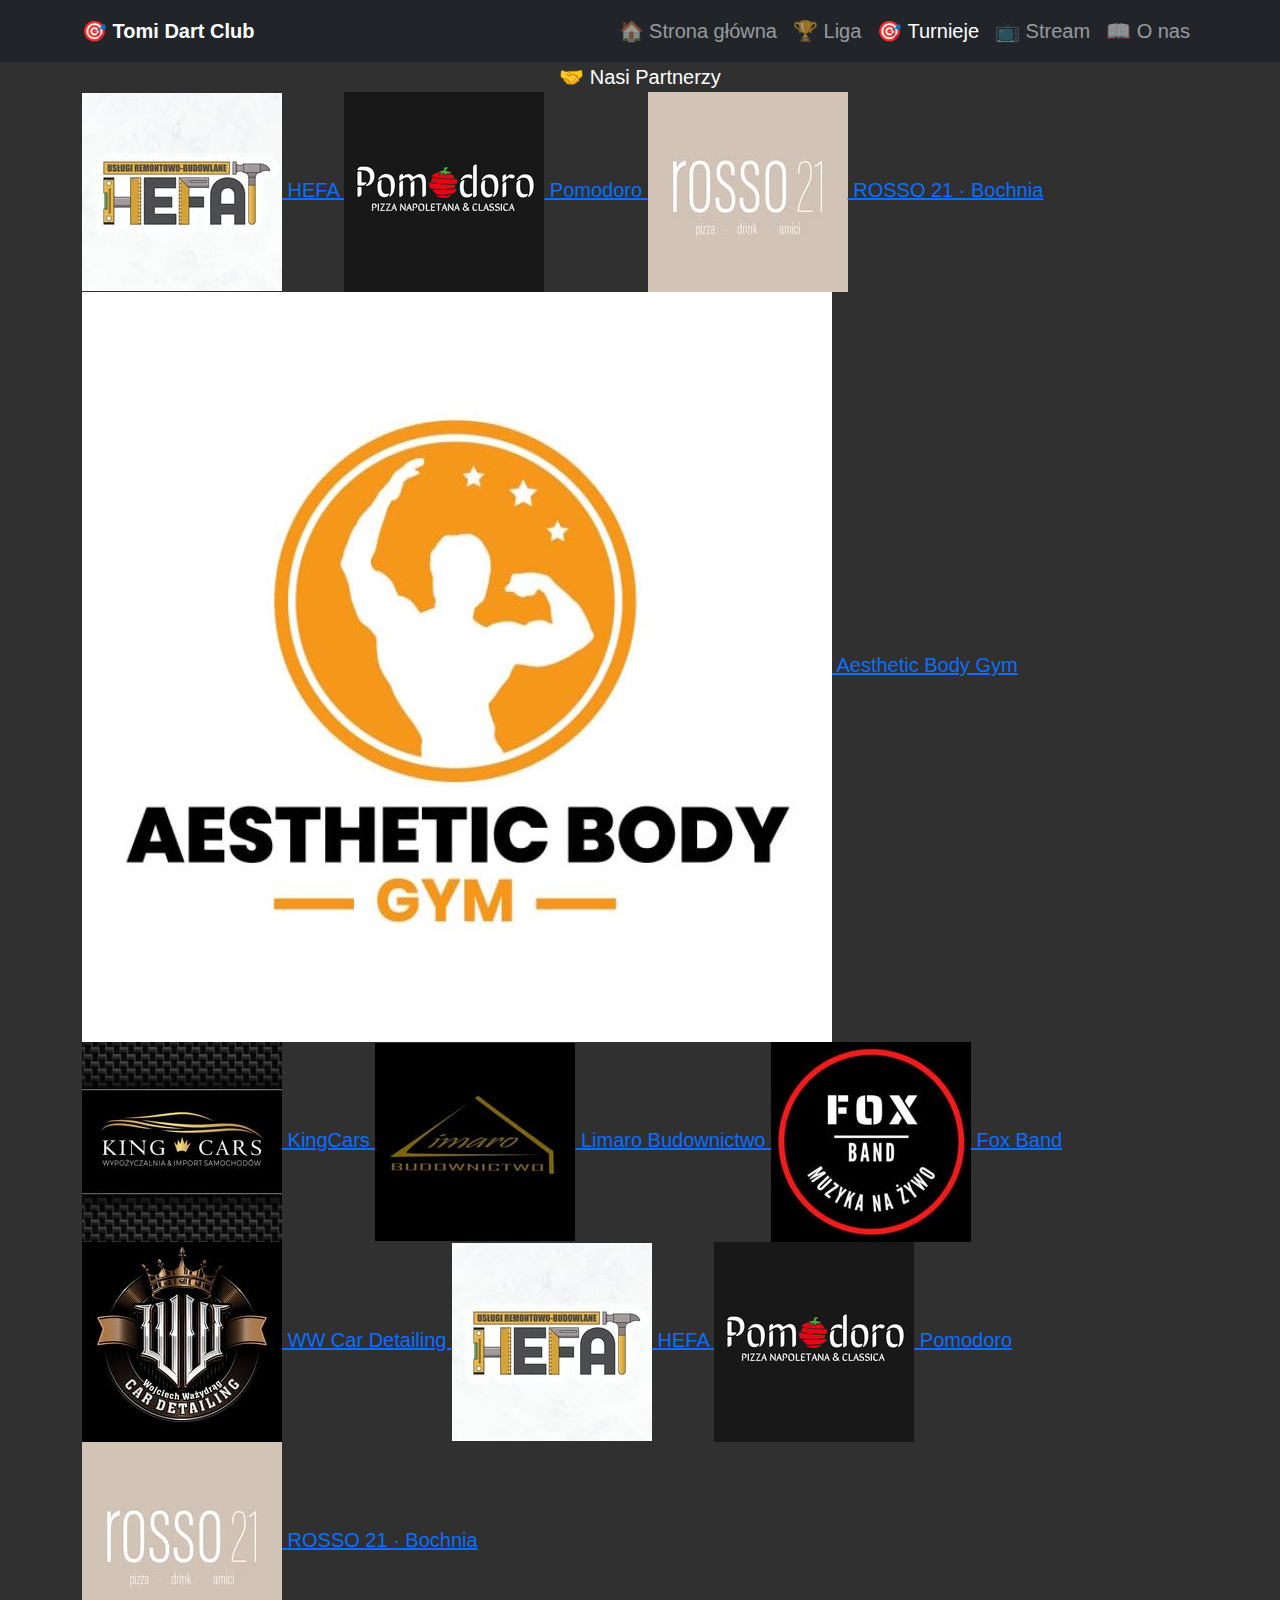
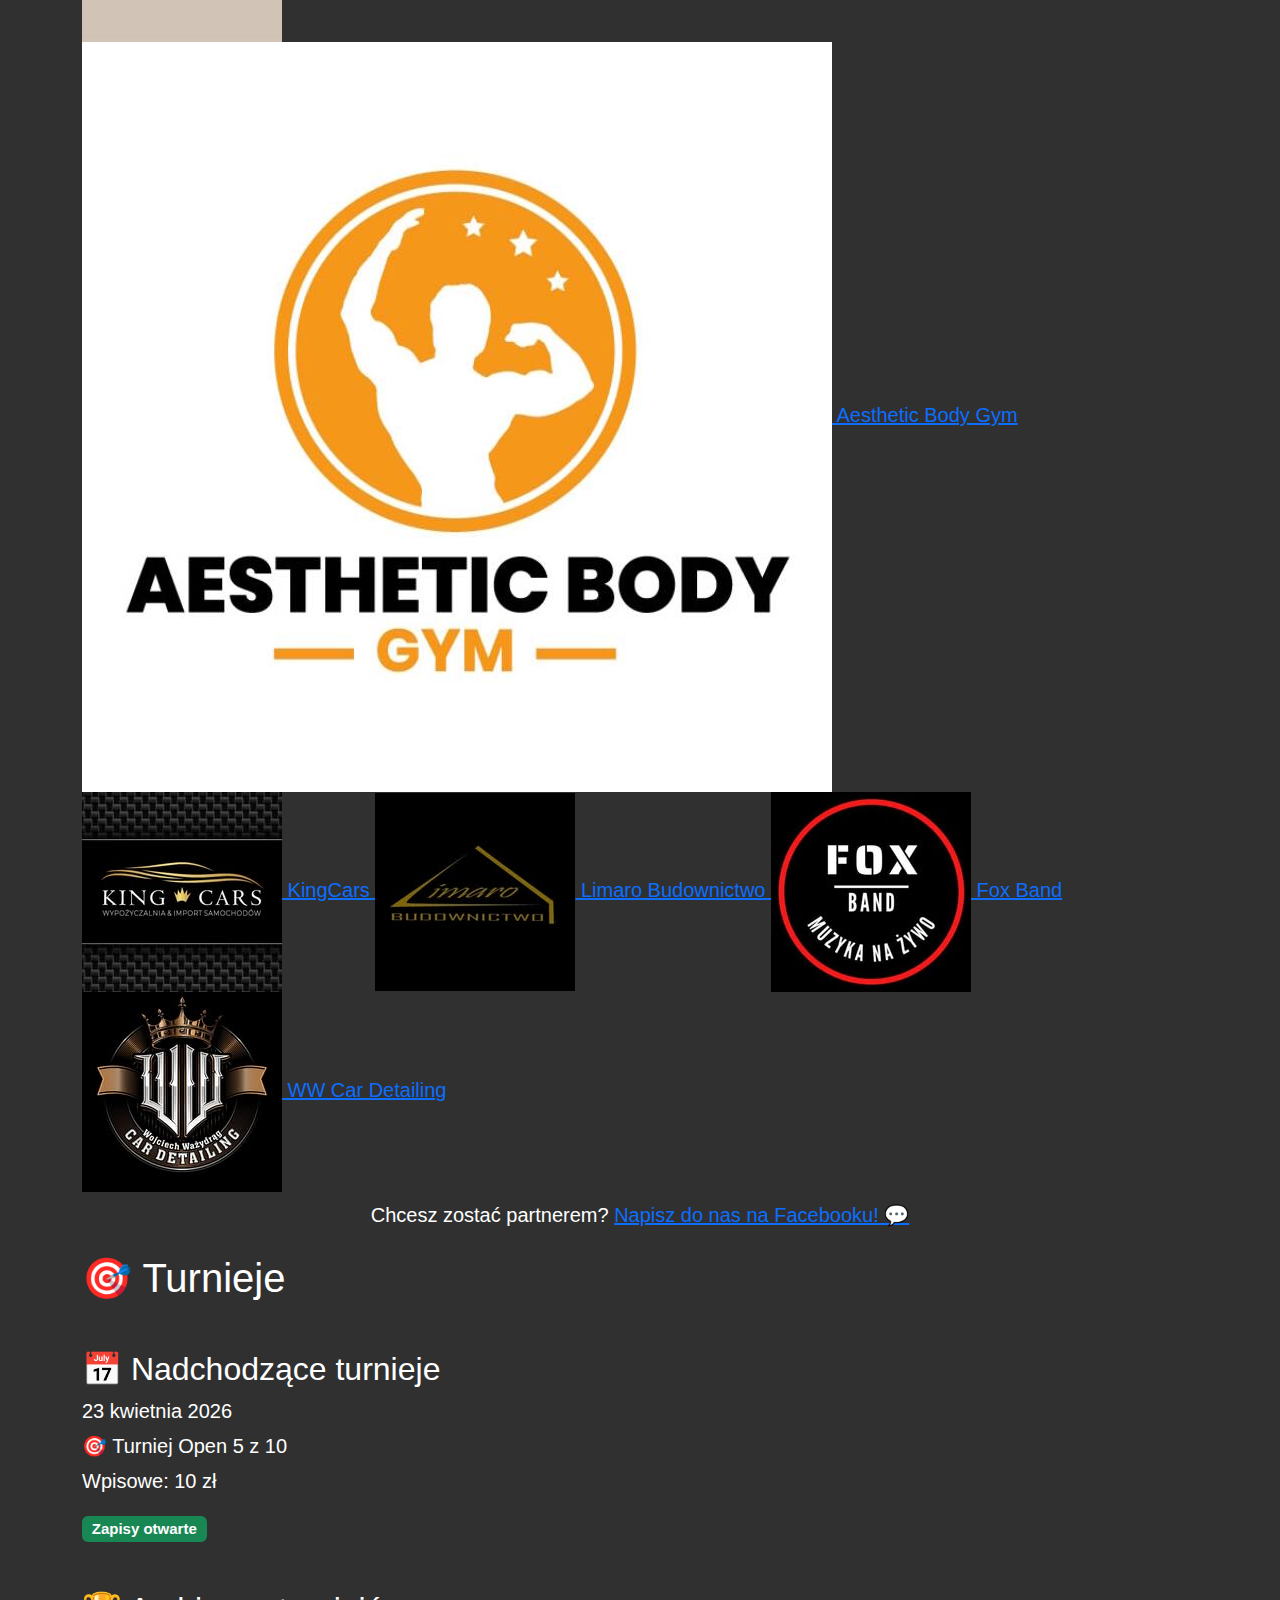
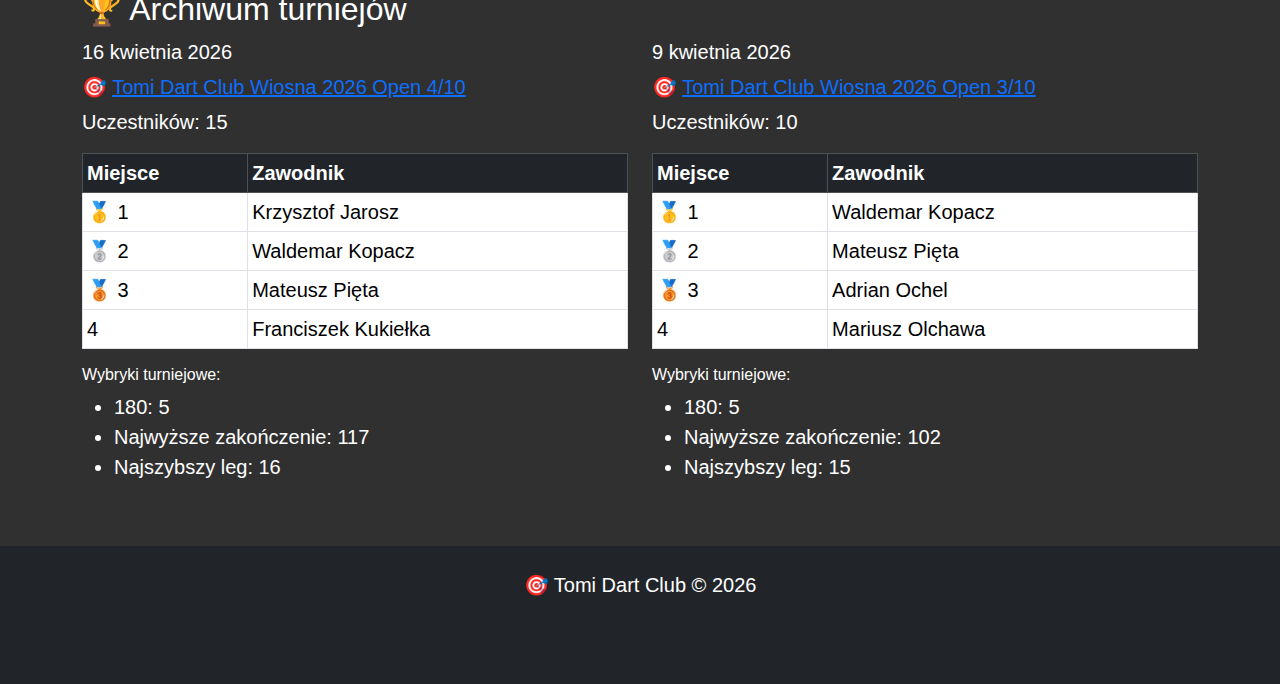
<file: turnieje.html>
<!DOCTYPE html>
<html lang="pl">
<head>
<meta charset="UTF-8">
<meta name="viewport" content="width=device-width, initial-scale=1.0">
<title>🎯 Turnieje — Tomi Dart Club</title>
<link href="https://cdn.jsdelivr.net/npm/bootstrap@5.3.2/dist/css/bootstrap.min.css" rel="stylesheet">
<link rel="stylesheet" href="style.css">
</head>
<body>

<!-- NAWIGACJA -->
<nav class="navbar navbar-expand-lg navbar-dark bg-dark sticky-top">
    <div class="container">
        <a class="navbar-brand fw-bold" href="index.html">🎯 Tomi Dart Club</a>
        <button class="navbar-toggler" type="button" data-bs-toggle="collapse" data-bs-target="#mainNav">
            <span class="navbar-toggler-icon"></span>
        </button>
        <div class="collapse navbar-collapse" id="mainNav">
            <ul class="navbar-nav ms-auto">
                <li class="nav-item"><a class="nav-link" href="index.html">🏠 Strona główna</a></li>
                <li class="nav-item"><a class="nav-link" href="liga.html">🏆 Liga</a></li>
                <li class="nav-item"><a class="nav-link active" href="turnieje.html">🎯 Turnieje</a></li>
                <li class="nav-item"><a class="nav-link" href="stream.html">📺 Stream</a></li>
                <li class="nav-item"><a class="nav-link" href="onas.html">📖 O nas</a></li>
            </ul>
        </div>
    </div>
</nav>

<!-- NASI PARTNERZY - PASEK POD NAWIGACJĄ -->
<section class="partners-bar">
    <div class="container">
        <div class="partners-label text-center">🤝 Nasi Partnerzy</div>
        <div class="partners-scroll">
            <div class="partners-track">
                <a href="https://www.facebook.com/profile.php?id=61560172326594" target="_blank" rel="noopener" class="partner-link">
                    <img src="sponsors/hefa.jpg" alt="HEFA" class="partner-logo"> HEFA
                </a>
                <a href="https://www.facebook.com/pomodorobrzesko/" target="_blank" rel="noopener" class="partner-link">
                    <img src="sponsors/pomodoro.jpg" alt="Pomodoro" class="partner-logo"> Pomodoro
                </a>
                <a href="https://www.facebook.com/rosso21bochnia?locale=pl_PL" target="_blank" rel="noopener" class="partner-link">
                    <img src="sponsors/rosso.jpg" alt="Rosso 21" class="partner-logo"> ROSSO 21 · Bochnia
                </a>
                <a href="https://www.facebook.com/p/Aesthetic-Body-Gym-Jadowniki-61556673007542/" target="_blank" rel="noopener" class="partner-link">
                    <img src="sponsors/aesthetic.jpg" alt="Aesthetic Body Gym" class="partner-logo"> Aesthetic Body Gym
                </a>
                <a href="https://www.facebook.com/p/KingCars-wypo%C5%BCyczalniaimport-samochod%C3%B3w-100086957464318/" target="_blank" rel="noopener" class="partner-link">
                    <img src="sponsors/king_cars.jpg" alt="KingCars" class="partner-logo"> KingCars
                </a>
                <a href="https://www.facebook.com/p/Limaro-Budownictwo-61564581636883/" target="_blank" rel="noopener" class="partner-link">
                    <img src="sponsors/limaro.jpg" alt="Limaro Budownictwo" class="partner-logo"> Limaro Budownictwo
                </a>
                <a href="https://www.facebook.com/p/Fox-Band-61555865010867/" target="_blank" rel="noopener" class="partner-link">
                    <img src="sponsors/fox.jpg" alt="Fox Band" class="partner-logo"> Fox Band
                </a>
                <a href="https://www.facebook.com/profile.php?id=61572904703446" target="_blank" rel="noopener" class="partner-link">
                    <img src="sponsors/ww.jpg" alt="WW Car Detailing" class="partner-logo"> WW Car Detailing
                </a>
                <!-- DUPLIKAT dla płynnej pętli -->
                <a href="https://www.facebook.com/profile.php?id=61560172326594" target="_blank" rel="noopener" class="partner-link">
                    <img src="sponsors/hefa.jpg" alt="HEFA" class="partner-logo"> HEFA
                </a>
                <a href="https://www.facebook.com/pomodorobrzesko/" target="_blank" rel="noopener" class="partner-link">
                    <img src="sponsors/pomodoro.jpg" alt="Pomodoro" class="partner-logo"> Pomodoro
                </a>
                <a href="https://www.facebook.com/rosso21bochnia?locale=pl_PL" target="_blank" rel="noopener" class="partner-link">
                    <img src="sponsors/rosso.jpg" alt="Rosso 21" class="partner-logo"> ROSSO 21 · Bochnia
                </a>
                <a href="https://www.facebook.com/p/Aesthetic-Body-Gym-Jadowniki-61556673007542/" target="_blank" rel="noopener" class="partner-link">
                    <img src="sponsors/aesthetic.jpg" alt="Aesthetic Body Gym" class="partner-logo"> Aesthetic Body Gym
                </a>
                <a href="https://www.facebook.com/p/KingCars-wypo%C5%BCyczalniaimport-samochod%C3%B3w-100086957464318/" target="_blank" rel="noopener" class="partner-link">
                    <img src="sponsors/king_cars.jpg" alt="KingCars" class="partner-logo"> KingCars
                </a>
                <a href="https://www.facebook.com/p/Limaro-Budownictwo-61564581636883/" target="_blank" rel="noopener" class="partner-link">
                    <img src="sponsors/limaro.jpg" alt="Limaro Budownictwo" class="partner-logo"> Limaro Budownictwo
                </a>
                <a href="https://www.facebook.com/p/Fox-Band-61555865010867/" target="_blank" rel="noopener" class="partner-link">
                    <img src="sponsors/fox.jpg" alt="Fox Band" class="partner-logo"> Fox Band
                </a>
                <a href="https://www.facebook.com/profile.php?id=61572904703446" target="_blank" rel="noopener" class="partner-link">
                    <img src="sponsors/ww.jpg" alt="WW Car Detailing" class="partner-logo"> WW Car Detailing
                </a>
            </div>
        </div>
        <div class="partners-cta text-center mt-2">
            Chcesz zostać partnerem? 
            <a href="https://www.facebook.com/profile.php?id=61578721925565" target="_blank" rel="noopener">Napisz do nas na Facebooku! 💬</a>
        </div>
    </div>
</section>

<div class="container mt-4">
    <h1>🎯 Turnieje</h1>

    <!-- NADCHODZĄCE -->
    <h2 class="section-title mt-5">📅 Nadchodzące turnieje</h2>
    <div class="row g-4 mb-5">
        <div class="col-md-6">
            <div class="tournament-card">
                <span class="tournament-date">23 kwietnia 2026</span>
                <h5 class="mt-2">🎯 Turniej Open 5 z 10</h5>
                <p>Wpisowe: 10 zł</p>
                <span class="badge bg-success tournament-badge">Zapisy otwarte</span>
            </div>
        </div>
    </div>

    <!-- ARCHIWUM -->
    <h2 class="section-title">🏆 Archiwum turniejów</h2>
    <div class="row g-4" id="tournaments-archive">


        <div class="col-md-6">
            <div class="tournament-card">
                <span class="tournament-date">16 kwietnia 2026</span>
                <h5 class="mt-2">
                    🎯 <a href="https://n01darts.com/n01/tournament/comp.php?id=t_luHh_3897" target="_blank" rel="noopener" class="tournament-link">
                        Tomi Dart Club Wiosna 2026 Open 4/10
                    </a>
                </h5>
                <p>Uczestników: 15</p>
                <table class="table table-bordered table-sm mt-3">
                    <thead class="table-dark">
                        <tr><th>Miejsce</th><th>Zawodnik</th></tr>
                    </thead>
                    <tbody>
                        <tr class="first-place"><td>🥇 1</td><td>Krzysztof Jarosz</td></tr>
                        <tr class="second-place"><td>🥈 2</td><td>Waldemar Kopacz</td></tr>
                        <tr class="third-place"><td>🥉 3</td><td>Mateusz Pięta</td></tr>
                        <tr><td>4</td><td>Franciszek Kukiełka</td></tr>
                    </tbody>
                </table>
                <h6 class="mt-3">Wybryki turniejowe:</h6>
                <ul>
                    <li>180: 5 </li>
                    <li>Najwyższe zakończenie: 117</li>
                    <li>Najszybszy leg: 16</li> 
                </ul>
            </div>
        </div>

        <div class="col-md-6">
            <div class="tournament-card">
                <span class="tournament-date">9 kwietnia 2026</span>
                <h5 class="mt-2">
                    🎯 <a href="https://n01darts.com/n01/tournament/comp.php?id=t_8hWQ_8394" target="_blank" rel="noopener" class="tournament-link">
                        Tomi Dart Club Wiosna 2026 Open 3/10
                    </a>
                </h5>
                <p>Uczestników: 10</p>
                <table class="table table-bordered table-sm mt-3">
                    <thead class="table-dark">
                        <tr><th>Miejsce</th><th>Zawodnik</th></tr>
                    </thead>
                    <tbody>
                        <tr class="first-place"><td>🥇 1</td><td>Waldemar Kopacz</td></tr>
                        <tr class="second-place"><td>🥈 2</td><td>Mateusz Pięta</td></tr>
                        <tr class="third-place"><td>🥉 3</td><td>Adrian Ochel</td></tr>
                        <tr><td>4</td><td>Mariusz Olchawa</td></tr>
                    </tbody>
                </table>
                <h6 class="mt-3">Wybryki turniejowe:</h6>
                <ul>
                    <li>180: 5 </li>
                    <li>Najwyższe zakończenie: 102</li>
                    <li>Najszybszy leg: 15</li> 
                </ul>
            </div>
        </div>

        <!--
        <div class="col-md-6">
            <div class="tournament-card">
                <span class="tournament-date">DATA</span>
                <h5 class="mt-2">🎯 NAZWA</h5>
                ...
            </div>
        </div>
        -->

    </div>
</div>

<!-- LATAJĄCY SZERSZEŃ 🐝 -->
<div class="bee" id="bee" title="Bzzzz! 🐝" style="display:none;">
    <span class="bee-wing">🐝</span>
</div>

<script>
(function() {
    // ============================================
    // 🐝 PRZEŁĄCZNIK: true = pszczółka ON, false = OFF
    const BEE_ENABLED = false;
    // ============================================
    if (!BEE_ENABLED) return;

    const bee = document.getElementById('bee');
    bee.style.display = 'block';
    let x = Math.random() * window.innerWidth;
    let y = Math.random() * window.innerHeight * 0.5;
    let vx = 1.5 + Math.random();
    let vy = 0.8 + Math.random();
    let dirX = Math.random() > 0.5 ? 1 : -1;
    let dirY = 1;
    let wobble = 0;

    const messages = [
        "Bzzzz! Nie trafiłeś! 🎯😂","NIEMOŻLIWOSCIĄ!!!","Krzywy? Krzywy to masz łokieć.",
        "Szerszeń 1 — Ty 0! 🏆","Nawet w bullseye byś nie trafił! 🎯","NIEMOŻLIWOSCIĄ!!!",
        "180! A nie, to tylko ja! 🐝💨","TOMIIIIIIIIII!!!","Krzywy? Krzywy to masz łokieć.",
        "NIEMOŻLIWOSCIĄ!!!","HEFA? to już przeszłość.","TOMI!!!",
        "Może zamiast mnie, trafisz w tablicę? 🎯","TOOOOOOMIII!!!"
    ];
    bee.style.pointerEvents = 'auto';
    bee.style.cursor = 'pointer';
    bee.addEventListener('click', function(e) {
        const msg = messages[Math.floor(Math.random() * messages.length)];
        const popup = document.createElement('div');
        popup.className = 'bee-popup';
        popup.textContent = msg;
        popup.style.left = e.clientX + 'px';
        popup.style.top = e.clientY + 'px';
        document.body.appendChild(popup);
        setTimeout(() => popup.remove(), 2500);
    });
    function moveBee() {
        wobble += 0.05;
        if (Math.random() < 0.02) dirX *= -1;
        if (Math.random() < 0.03) dirY *= -1;
        x += vx * dirX + Math.sin(wobble) * 2;
        y += vy * dirY + Math.cos(wobble * 1.3) * 1.5;
        if (x > window.innerWidth - 40) { x = window.innerWidth - 40; dirX = -1; }
        if (x < -20) { x = -20; dirX = 1; }
        if (y > window.innerHeight * 0.6) { y = window.innerHeight * 0.6; dirY = -1; }
        if (y < 20) { y = 20; dirY = 1; }
        bee.style.left = x + 'px';
        bee.style.top = y + 'px';
        bee.style.transform = dirX < 0 ? 'scaleX(-1)' : 'scaleX(1)';
        requestAnimationFrame(moveBee);
    }
    moveBee();
})();
</script>

<footer class="bg-dark text-white text-center py-4 mt-5">
    <div class="container">
        <p class="mb-1">🎯 Tomi Dart Club © 2026</p>
        <p class="mb-1 text-muted small">tomidartclub.pl</p>
        <p class="mb-0 text-muted small">Autor strony: Tomasz Radecki</p>
    </div>
</footer>

<script src="https://cdn.jsdelivr.net/npm/bootstrap@5.3.2/dist/js/bootstrap.bundle.min.js"></script>
</body>
</html>
</file>
<file: style.css>
body
{
	background-color: #303030;
	color: #ffffff;
	font-family: 'Lato', sans-serif;
	font-size: 20px;
}

#container
{
	width: 1000px;
	margin-left: auto;
	margin-right: auto;
}

.rectangle
{
	width: 960px;
	margin: 20px;
	text-align: center;
}

.square
{
	width: 50%;
	float: left;
}

#logo
{
	float: left;
	font-family: 'Josefin Sans', sans-serif;
	font-size: 70px;
	width: 600px;
	text-align: left;
}

#zegar
{
	float: left;
	font-family: 'Josefin Sans', sans-serif;
	font-size: 70px;
	text-align: left;
}

.tile1
{
	margin: 10px;
	width: 230px;
	height: 142px;
	background-color: #3095d3;
	float: left;
	text-align: center;
}

.tile1:hover
{
	background-color: #2084c2;
}

.tile2
{
	margin: 10px;
	width: 230px;
	height: 142px;
	background-color: #666666;
	float: left;
	text-align: center;
}

.tile2:hover
{
	background-color: #555555;
}

.tile3
{
	margin: 10px;
	width: 230px;
	height: 142px;
	background-color: #93c748;
	float: left;
	text-align: center;
}

.tile3:hover
{
	background-color: #82b637;
}

.tile4
{
	margin: 10px;
	width: 420px;
	height: 82px;
	background-color: #ee5a32;
	text-align: center;
	font-size: 20px;
	padding: 30px;
	line-height: 160%;
	
}

.tile5
{
	margin: 10px;
	width: 420px;
	height: 244px;
	background-color: #666666;
	text-align: justify;
	padding: 30px;
}

.yt
{
	margin: 10px;
	width: 105px;
	height: 142px;
	background-color: #d94348;
	float: left;
}

.yt:hover
{
	background-color: #c83237;
}

.fb
{
	margin: 10px;
	width: 105px;
	height: 142px;
	background-color: #4668b3;
	float: left;
}

.fb:hover
{
	background-color: #3557a2;
}

.gplus
{
	margin: 10px;
	width: 105px;
	height: 142px;
	background-color: #d95333;
	float: left;
}

.gplus:hover
{
	background-color: #c84222;
}

.tw
{
	margin: 10px;
	width: 105px;
	height: 142px;
	background-color: #3095d3;
	float: left;
}

.tw:hover
{
	background-color: #2084c2;
}

a.tilelink
{
	color: #ffffff;
	text-decoration: none;
	display: block;
	width: 230px;
	height: 142px;
}

a.tilelinkhtml5
{
	color: #ffffff;
	text-decoration: none;
}

a.sociallink
{
	color: #ffffff;
	text-decoration: none;
	display: block;
	width: 105px;
	height: 142px;
}
</file>
<file: css/fontello.css>
@font-face {
  font-family: 'fontello';
  src: url('../font/fontello.eot?8811196');
  src: url('../font/fontello.eot?8811196#iefix') format('embedded-opentype'),
       url('../font/fontello.woff?8811196') format('woff'),
       url('../font/fontello.ttf?8811196') format('truetype'),
       url('../font/fontello.svg?8811196#fontello') format('svg');
  font-weight: normal;
  font-style: normal;
}
/* Chrome hack: SVG is rendered more smooth in Windozze. 100% magic, uncomment if you need it. */
/* Note, that will break hinting! In other OS-es font will be not as sharp as it could be */
/*
@media screen and (-webkit-min-device-pixel-ratio:0) {
  @font-face {
    font-family: 'fontello';
    src: url('../font/fontello.svg?8811196#fontello') format('svg');
  }
}
*/
 
 [class^="icon-"]:before, [class*=" icon-"]:before {
  font-family: "fontello";
  font-style: normal;
  font-weight: normal;
  speak: none;
 
  display: inline-block;
  text-decoration: inherit;
  width: 1em;
  margin-right: .2em;
  text-align: center;
  /* opacity: .8; */
 
  /* For safety - reset parent styles, that can break glyph codes*/
  font-variant: normal;
  text-transform: none;
 
  /* fix buttons height, for twitter bootstrap */
  line-height: 1em;
 
  /* Animation center compensation - margins should be symmetric */
  /* remove if not needed */
  margin-left: .2em;
 
  /* you can be more comfortable with increased icons size */
  /* font-size: 120%; */
 
  /* Font smoothing. That was taken from TWBS */
  -webkit-font-smoothing: antialiased;
  -moz-osx-font-smoothing: grayscale;
 
  /* Uncomment for 3D effect */
  /* text-shadow: 1px 1px 1px rgba(127, 127, 127, 0.3); */
}
 
.icon-facebook:before { content: '\e800'; font-size: 76px; margin-top: 35px;} /* '' */
.icon-twitter:before { content: '\e801'; font-size: 76px; margin-top: 35px;} /* '' */
.icon-youtube:before { content: '\e802'; font-size: 76px; margin-top: 35px;} /* '' */
.icon-gplus:before { content: '\e803'; font-size: 76px; margin-top: 35px;} /* '' */
.icon-user:before { content: '\e804'; font-size: 76px; margin-top: 20px;} /* '' */
.icon-laptop:before { content: '\e805'; font-size: 76px; margin-top: 20px;} /* '' */
.icon-graduation-cap:before { content: '\e806'; font-size: 76px; margin-top: 20px;} /* '' */
.icon-mail:before { content: '\e807'; font-size: 76px; margin-top: 20px;} /* '' */
.icon-mail-alt:before { content: '\e808'; } /* ''
</file>
<file: css/fontello-ie7.css>
[class^="icon-"], [class*=" icon-"] {
  font-family: 'fontello';
  font-style: normal;
  font-weight: normal;
 
  /* fix buttons height */
  line-height: 1em;
 
  /* you can be more comfortable with increased icons size */
  /* font-size: 120%; */
}
 
.icon-facebook { *zoom: expression( this.runtimeStyle['zoom'] = '1', this.innerHTML = '&#xe800;&nbsp;'); }
.icon-twitter { *zoom: expression( this.runtimeStyle['zoom'] = '1', this.innerHTML = '&#xe801;&nbsp;'); }
.icon-youtube { *zoom: expression( this.runtimeStyle['zoom'] = '1', this.innerHTML = '&#xe802;&nbsp;'); }
.icon-gplus { *zoom: expression( this.runtimeStyle['zoom'] = '1', this.innerHTML = '&#xe803;&nbsp;'); }
.icon-user { *zoom: expression( this.runtimeStyle['zoom'] = '1', this.innerHTML = '&#xe804;&nbsp;'); }
.icon-laptop { *zoom: expression( this.runtimeStyle['zoom'] = '1', this.innerHTML = '&#xe805;&nbsp;'); }
.icon-graduation-cap { *zoom: expression( this.runtimeStyle['zoom'] = '1', this.innerHTML = '&#xe806;&nbsp;'); }
.icon-mail { *zoom: expression( this.runtimeStyle['zoom'] = '1', this.innerHTML = '&#xe807;&nbsp;'); }
.icon-mail-alt { *zoom: expression( this.runtimeStyle['zoom'] = '1', this.innerHTML = '&#xe808;&nbsp;'); }
</file>
<file: css/animation.css>
/*
   Animation example, for spinners
*/
.animate-spin {
  -moz-animation: spin 2s infinite linear;
  -o-animation: spin 2s infinite linear;
  -webkit-animation: spin 2s infinite linear;
  animation: spin 2s infinite linear;
  display: inline-block;
}
@-moz-keyframes spin {
  0% {
    -moz-transform: rotate(0deg);
    -o-transform: rotate(0deg);
    -webkit-transform: rotate(0deg);
    transform: rotate(0deg);
  }

  100% {
    -moz-transform: rotate(359deg);
    -o-transform: rotate(359deg);
    -webkit-transform: rotate(359deg);
    transform: rotate(359deg);
  }
}
@-webkit-keyframes spin {
  0% {
    -moz-transform: rotate(0deg);
    -o-transform: rotate(0deg);
    -webkit-transform: rotate(0deg);
    transform: rotate(0deg);
  }

  100% {
    -moz-transform: rotate(359deg);
    -o-transform: rotate(359deg);
    -webkit-transform: rotate(359deg);
    transform: rotate(359deg);
  }
}
@-o-keyframes spin {
  0% {
    -moz-transform: rotate(0deg);
    -o-transform: rotate(0deg);
    -webkit-transform: rotate(0deg);
    transform: rotate(0deg);
  }

  100% {
    -moz-transform: rotate(359deg);
    -o-transform: rotate(359deg);
    -webkit-transform: rotate(359deg);
    transform: rotate(359deg);
  }
}
@-ms-keyframes spin {
  0% {
    -moz-transform: rotate(0deg);
    -o-transform: rotate(0deg);
    -webkit-transform: rotate(0deg);
    transform: rotate(0deg);
  }

  100% {
    -moz-transform: rotate(359deg);
    -o-transform: rotate(359deg);
    -webkit-transform: rotate(359deg);
    transform: rotate(359deg);
  }
}
@keyframes spin {
  0% {
    -moz-transform: rotate(0deg);
    -o-transform: rotate(0deg);
    -webkit-transform: rotate(0deg);
    transform: rotate(0deg);
  }

  100% {
    -moz-transform: rotate(359deg);
    -o-transform: rotate(359deg);
    -webkit-transform: rotate(359deg);
    transform: rotate(359deg);
  }
}
</file>
